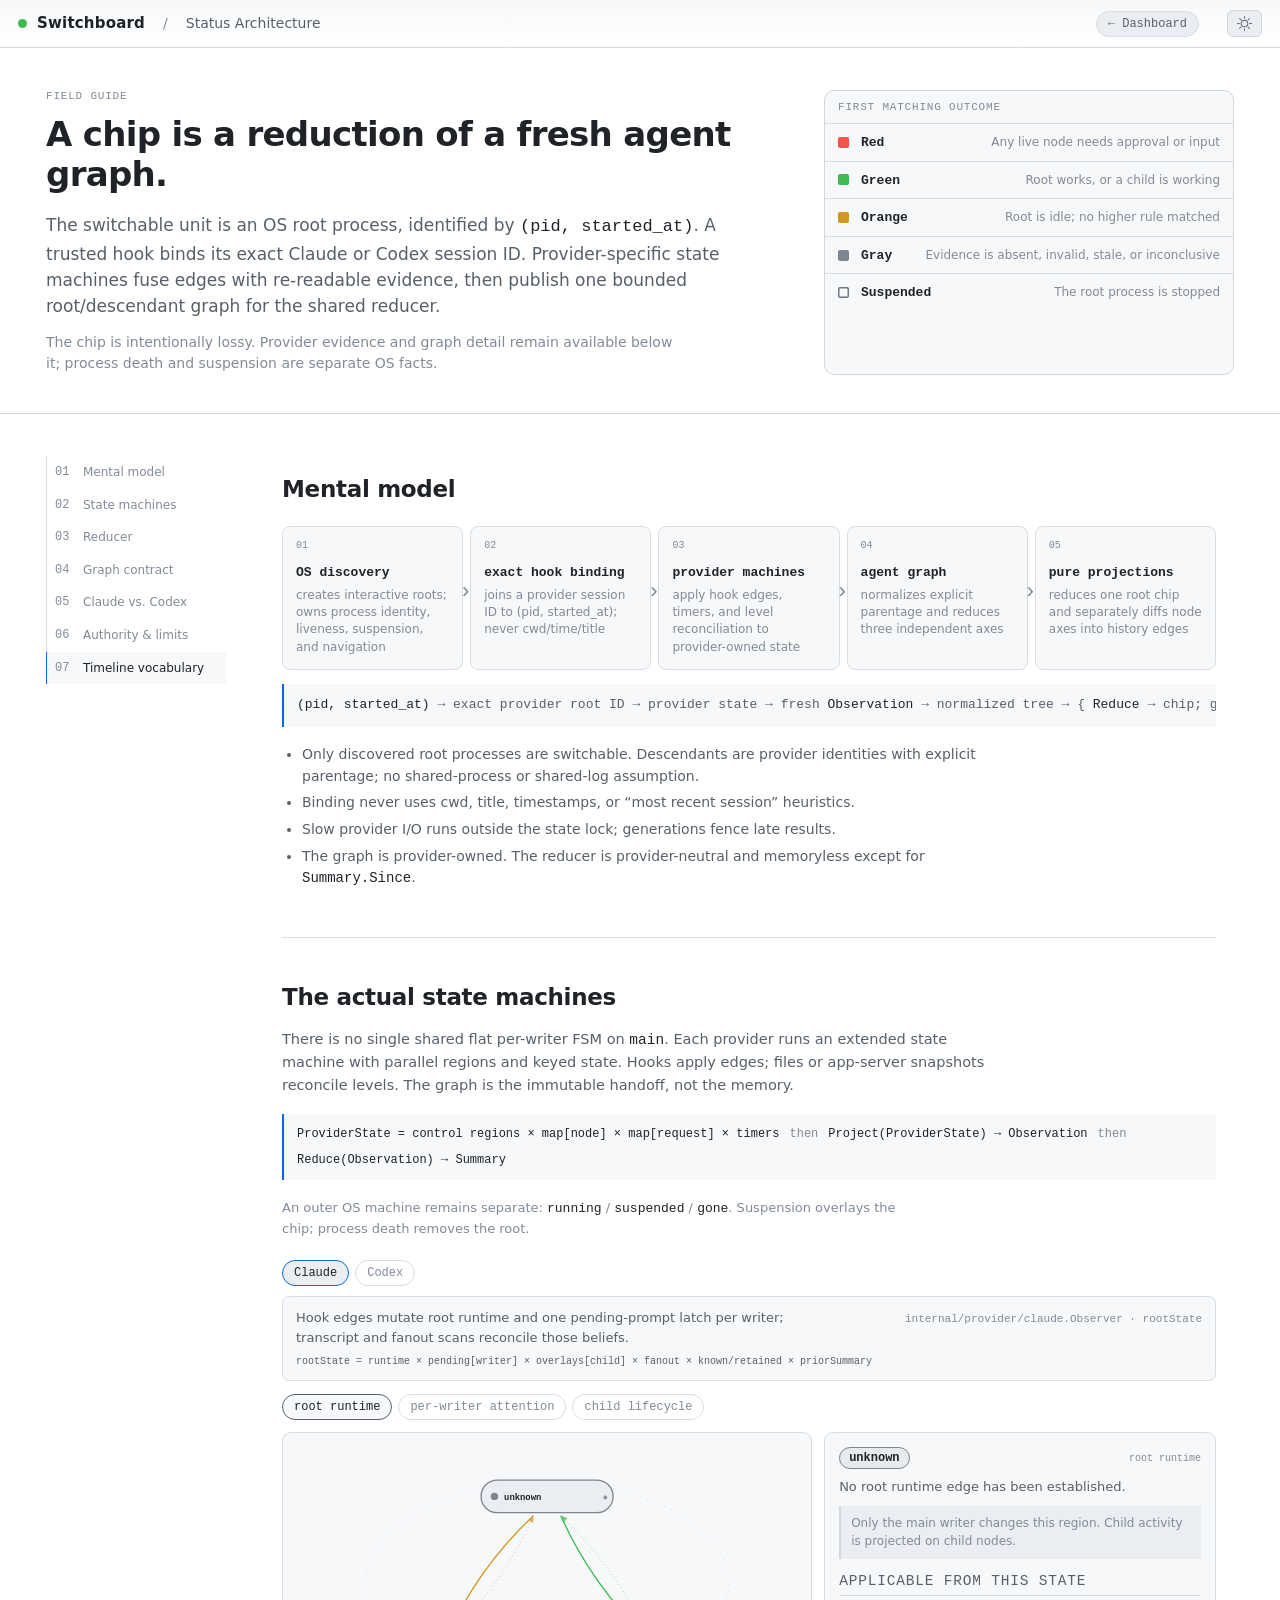
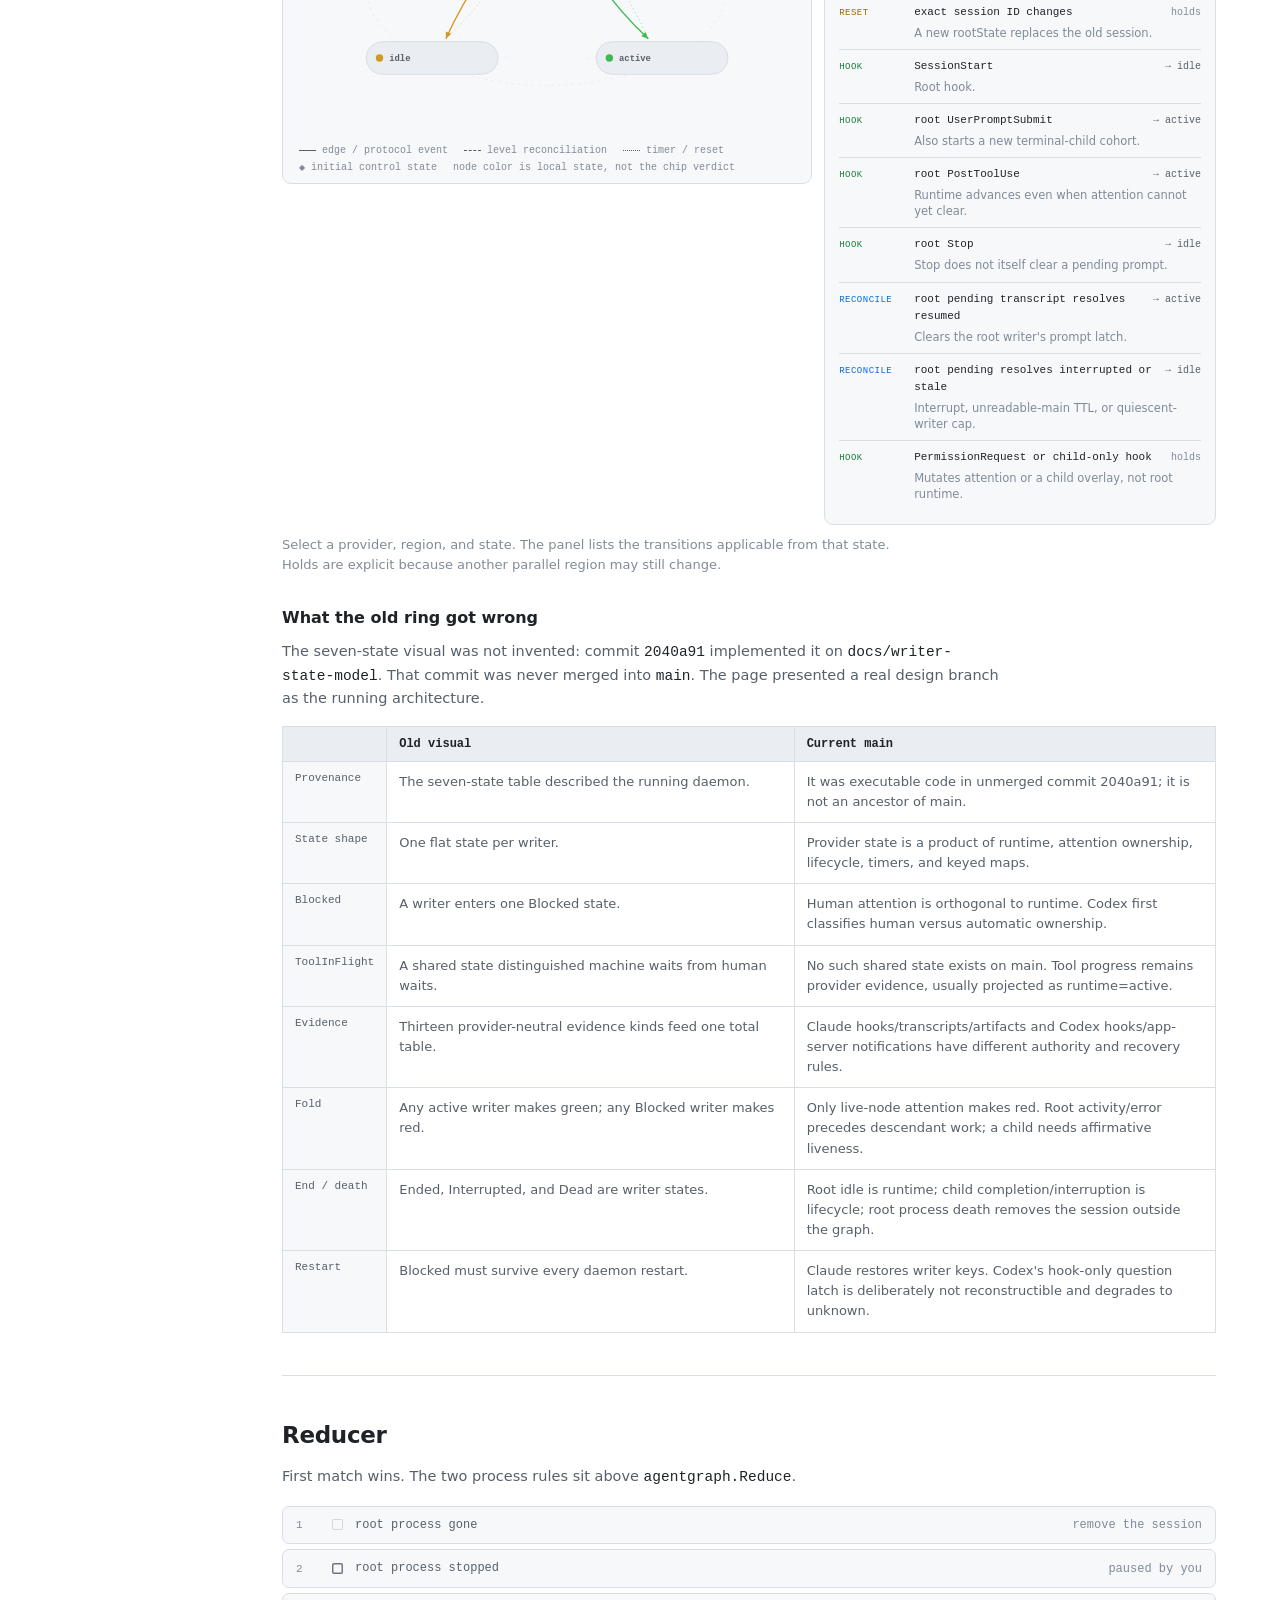
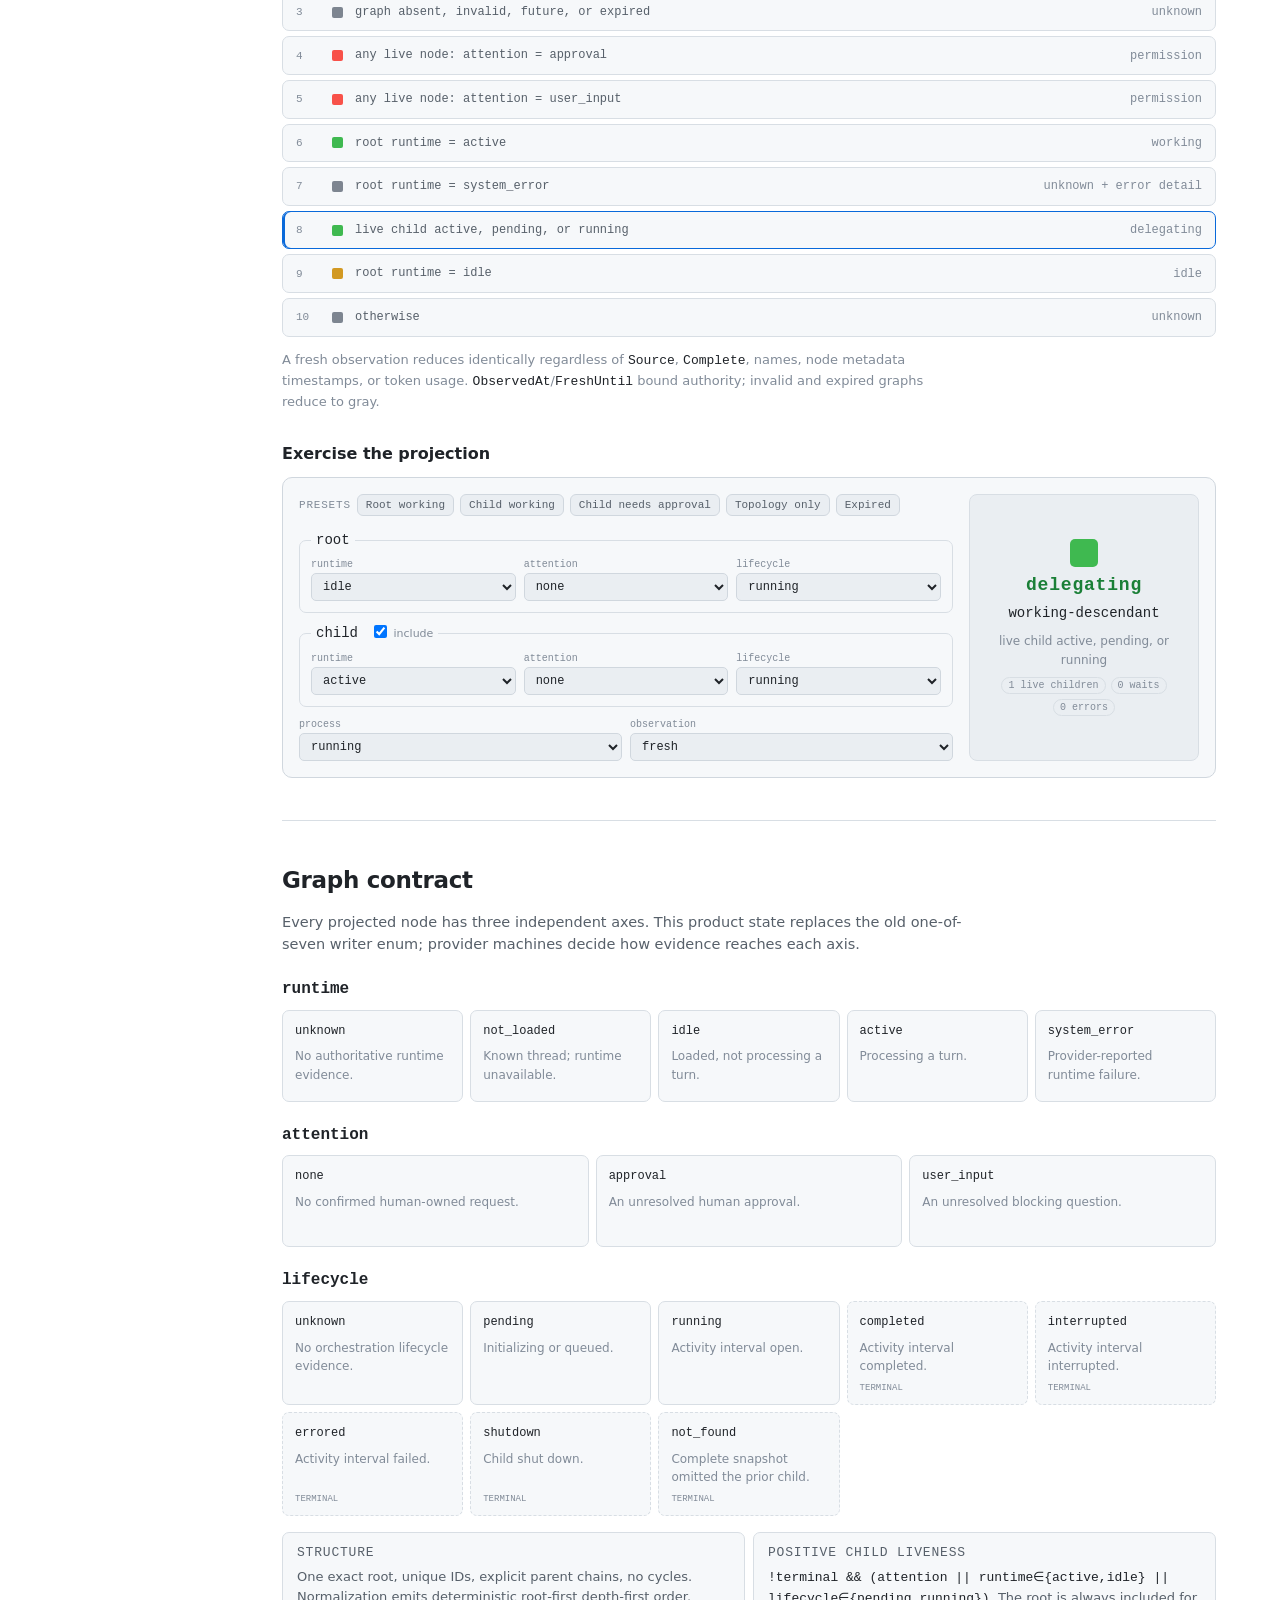
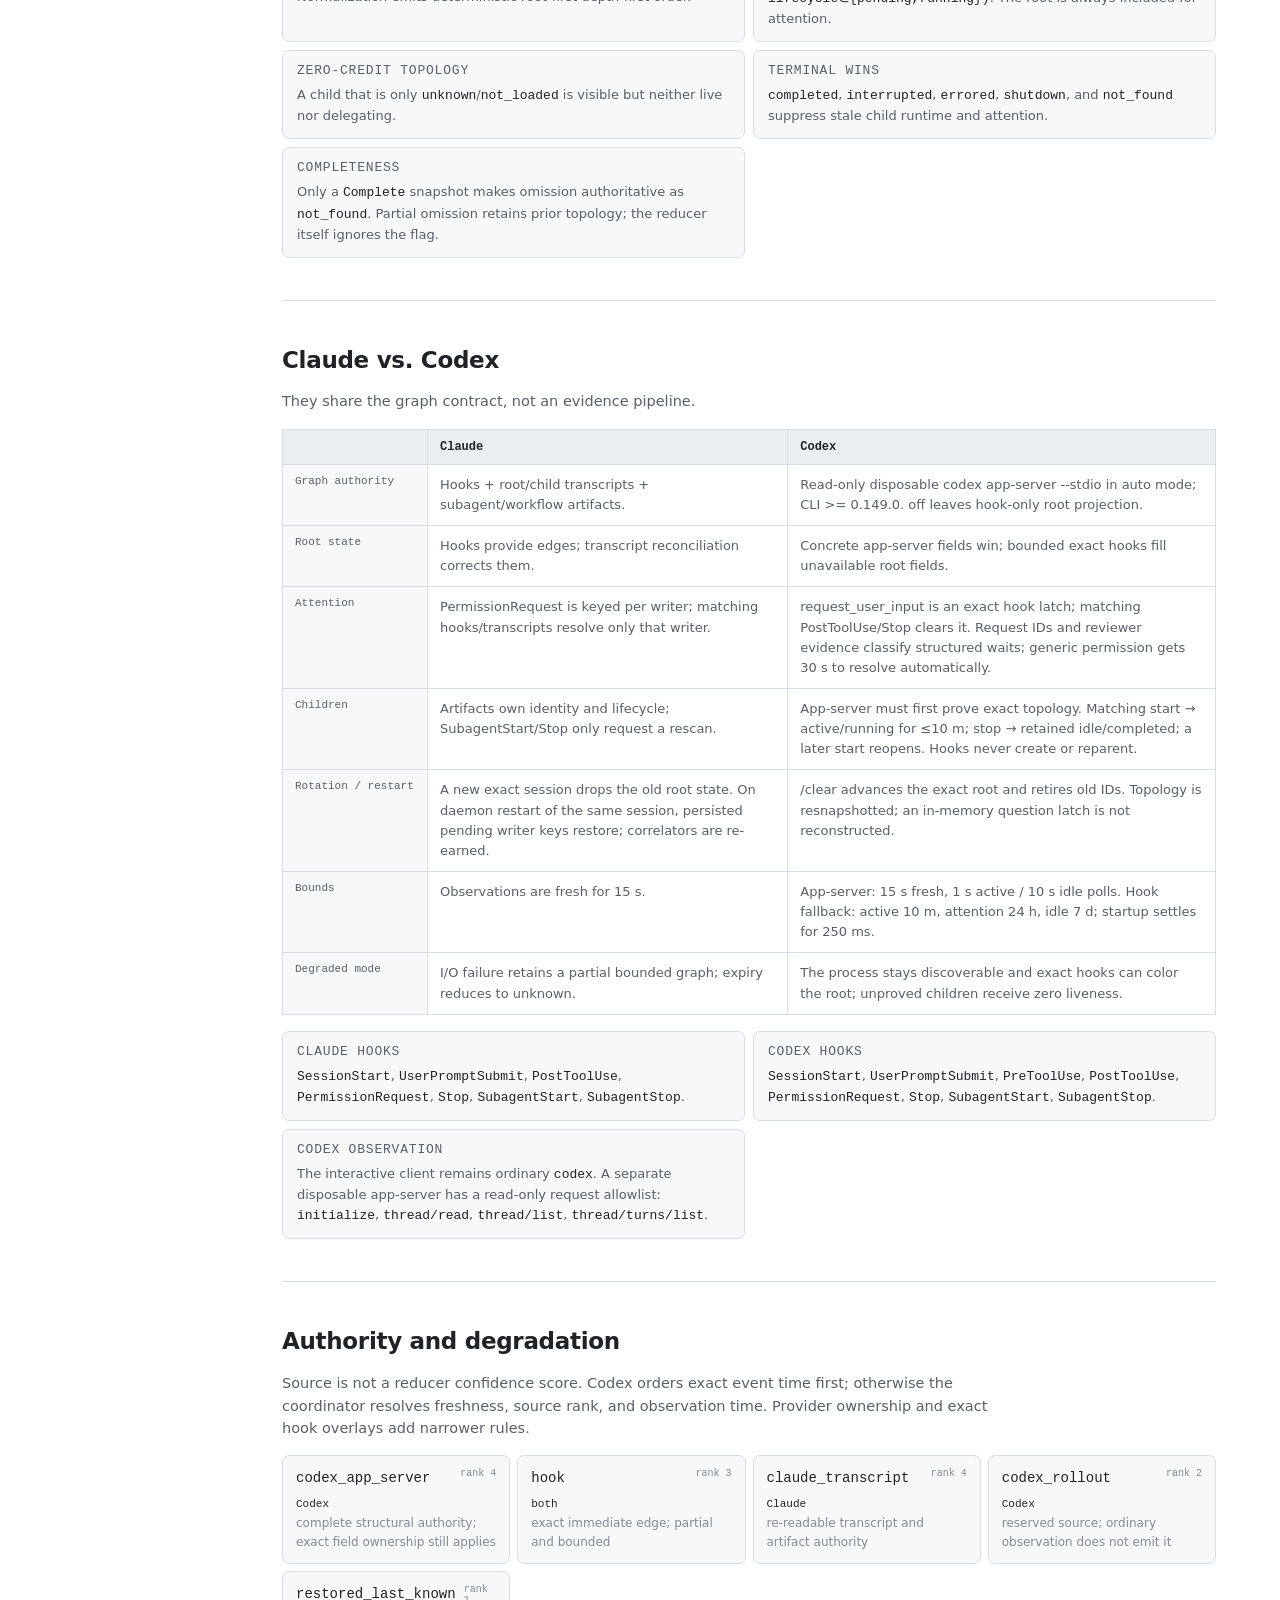
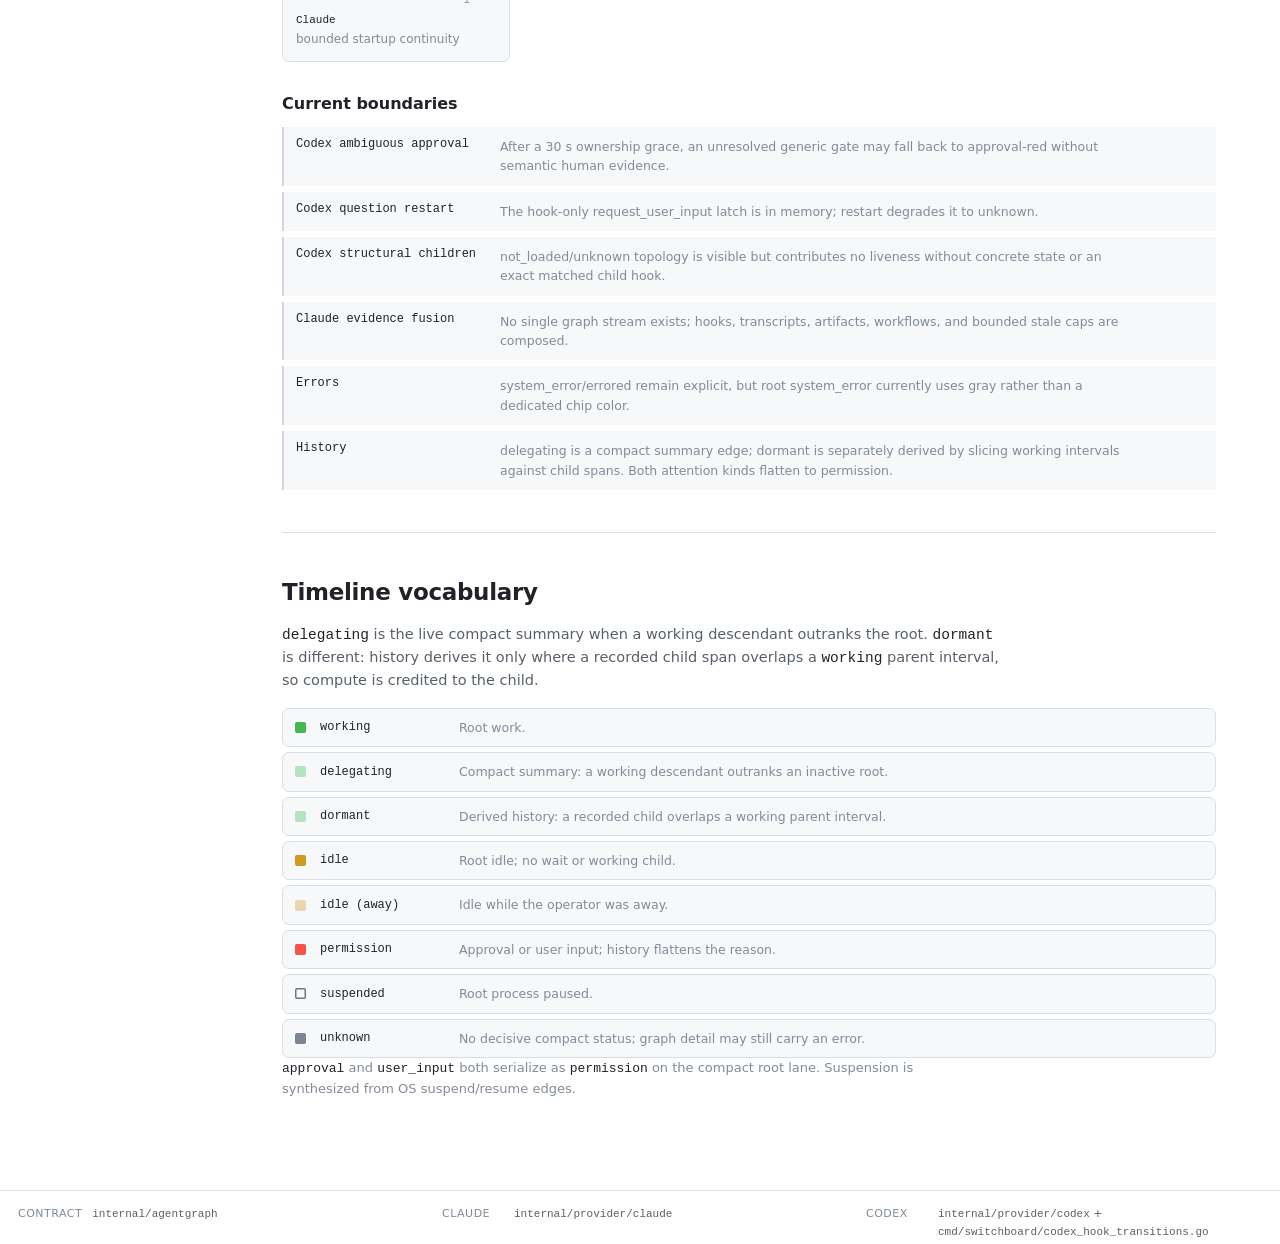
<file: web/states.html>
<!DOCTYPE html>
<html lang="en">
<head>
  <meta charset="utf-8" />
  <meta name="viewport" content="width=device-width, initial-scale=1" />
  <meta name="color-scheme" content="dark light" />
  <title>Switchboard · Status Architecture</title>
  <link rel="icon" type="image/svg+xml" href="favicon.svg" />
  <link rel="stylesheet" href="style.css" />
  <link rel="stylesheet" href="states.css" />
  <script>
    (function () {
      try {
        var t = localStorage.getItem("sb-theme");
        if (t !== "light" && t !== "dark") {
          t = matchMedia("(prefers-color-scheme: dark)").matches ? "dark" : "light";
        }
        document.documentElement.setAttribute("data-theme", t);
        if (t === "dark") {
          var m = document.createElement("meta");
          m.name = "darkreader-lock";
          document.head.appendChild(m);
        }
      } catch (_) {}
    })();
  </script>
</head>
<body class="guide-body">
  <header class="topbar">
    <div class="brand">
      <span class="dot"></span>
      <h1>Switchboard</h1>
      <span class="sep">/</span>
      <span class="muted">Status Architecture</span>
    </div>
    <a class="backlink" href="./"><span aria-hidden="true">←</span> Dashboard</a>
    <button id="theme-toggle" class="icon theme-toggle" title="Toggle theme" aria-label="Toggle color theme">
      <svg class="ico-sun" viewBox="0 0 16 16" width="15" height="15" fill="currentColor" aria-hidden="true"><path d="M8 11a3 3 0 1 1 0-6 3 3 0 0 1 0 6m0 1a4 4 0 1 0 0-8 4 4 0 0 0 0 8M8 0a.5.5 0 0 1 .5.5v2a.5.5 0 0 1-1 0v-2A.5.5 0 0 1 8 0m0 13a.5.5 0 0 1 .5.5v2a.5.5 0 0 1-1 0v-2A.5.5 0 0 1 8 13m8-5a.5.5 0 0 1-.5.5h-2a.5.5 0 0 1 0-1h2a.5.5 0 0 1 .5.5M3 8a.5.5 0 0 1-.5.5h-2a.5.5 0 0 1 0-1h2A.5.5 0 0 1 3 8m10.657-5.657a.5.5 0 0 1 0 .707l-1.414 1.415a.5.5 0 1 1-.707-.708l1.414-1.414a.5.5 0 0 1 .707 0m-9.193 9.193a.5.5 0 0 1 0 .707L3.05 13.657a.5.5 0 0 1-.707-.707l1.414-1.414a.5.5 0 0 1 .707 0m9.193 2.121a.5.5 0 0 1-.707 0l-1.414-1.414a.5.5 0 0 1 .707-.707l1.414 1.414a.5.5 0 0 1 0 .707M4.464 4.465a.5.5 0 0 1-.707 0L2.343 3.05a.5.5 0 1 1 .707-.708l1.414 1.415a.5.5 0 0 1 .707 0"/></svg>
      <svg class="ico-moon" viewBox="0 0 16 16" width="15" height="15" fill="currentColor" aria-hidden="true"><path d="M6 .278a.77.77 0 0 1 .08.858 7.2 7.2 0 0 0-.878 3.46c0 4.021 3.278 7.277 7.318 7.277q.792-.001 1.533-.16a.79.79 0 0 1 .81.316.73.73 0 0 1-.031.893A8.35 8.35 0 0 1 8.344 16C3.734 16 0 12.286 0 7.71 0 4.266 2.114 1.312 5.124.06A.75.75 0 0 1 6 .278"/></svg>
    </button>
  </header>

  <div class="hero-band">
    <section class="hero">
      <div class="hero-copy">
        <p class="eyebrow">Field Guide</p>
        <h2>A chip is a reduction of a fresh agent graph.</h2>
        <p class="lede">
          The switchable unit is an OS root process, identified by <code>(pid, started_at)</code>.
          A trusted hook binds its exact Claude or Codex session ID. Provider-specific state
          machines fuse edges with re-readable evidence, then publish one bounded root/descendant
          graph for the shared reducer.
        </p>
        <p class="lede-sub">
          The chip is intentionally lossy. Provider evidence and graph detail remain available
          below it; process death and suspension are separate OS facts.
        </p>
      </div>
      <aside class="keystrip" aria-label="Status summary">
        <p class="cap">First matching outcome</p>
        <a class="keyrow" href="#reducer"><span class="sw sw-red"></span><span class="kr-t"><b>Red</b><span>Any live node needs approval or input</span></span></a>
        <a class="keyrow" href="#reducer"><span class="sw sw-green"></span><span class="kr-t"><b>Green</b><span>Root works, or a child is working</span></span></a>
        <a class="keyrow" href="#reducer"><span class="sw sw-orange"></span><span class="kr-t"><b>Orange</b><span>Root is idle; no higher rule matched</span></span></a>
        <a class="keyrow" href="#reducer"><span class="sw sw-gray"></span><span class="kr-t"><b>Gray</b><span>Evidence is absent, invalid, stale, or inconclusive</span></span></a>
        <a class="keyrow" href="#reducer"><span class="sw sw-susp"></span><span class="kr-t"><b>Suspended</b><span>The root process is stopped</span></span></a>
      </aside>
    </section>
  </div>

  <div class="guide-shell">
    <nav class="rail" aria-label="Sections"><ol id="rail-list"></ol></nav>
    <main class="guide">
      <section class="sec" id="model" data-num="01" data-rail="Mental model">
        <h3>Mental model</h3>
        <div class="pipeline" id="pipeline"></div>
        <div class="invariant">
          <code>(pid, started_at)</code> → exact provider root ID → provider state
          → fresh <code>Observation</code> → normalized tree
          → { <code>Reduce</code> → chip; graph diff → history edges }
        </div>
        <ul class="tight">
          <li>Only discovered root processes are switchable. Descendants are provider identities with explicit parentage; no shared-process or shared-log assumption.</li>
          <li>Binding never uses cwd, title, timestamps, or “most recent session” heuristics.</li>
          <li>Slow provider I/O runs outside the state lock; generations fence late results.</li>
          <li>The graph is provider-owned. The reducer is provider-neutral and memoryless except for <code>Summary.Since</code>.</li>
        </ul>
      </section>

      <section class="sec" id="machines" data-num="02" data-rail="State machines">
        <h3>The actual state machines</h3>
        <p>
          There is no single shared flat per-writer FSM on <code>main</code>. Each provider runs an
          extended state machine with parallel regions and keyed state. Hooks apply edges; files or
          app-server snapshots reconcile levels. The graph is the immutable handoff, not the memory.
        </p>
        <div class="machine-equation">
          <code>ProviderState = control regions × map[node] × map[request] × timers</code>
          <span>then</span>
          <code>Project(ProviderState) → Observation</code>
          <span>then</span>
          <code>Reduce(Observation) → Summary</code>
        </div>
        <p class="hint">
          An outer OS machine remains separate: <code>running</code> / <code>suspended</code> /
          <code>gone</code>. Suspension overlays the chip; process death removes the root.
        </p>

        <div class="machine-tabs" id="machine-tabs" role="tablist" aria-label="Provider state machine"></div>
        <div class="machine-intro" id="machine-intro"></div>
        <div class="machine-regions" id="machine-regions" role="tablist" aria-label="State-machine region"></div>
        <div class="machine-wrap">
          <div class="machine-diagram">
            <svg id="machine-svg" role="img" aria-label="Provider state transition diagram"></svg>
            <p class="machine-key">
              <span><i class="mk-line hook"></i>edge / protocol event</span>
              <span><i class="mk-line level"></i>level reconciliation</span>
              <span><i class="mk-line timer"></i>timer / reset</span>
              <span><i class="mk-start">◆</i>initial control state</span>
              <span>node color is local state, not the chip verdict</span>
            </p>
          </div>
          <div class="machine-panel" id="machine-panel"></div>
        </div>
        <p class="hint">
          Select a provider, region, and state. The panel lists the transitions applicable from that
          state. Holds are explicit because another parallel region may still change.
        </p>

        <h4>What the old ring got wrong</h4>
        <p>
          The seven-state visual was not invented: commit <code>2040a91</code> implemented it on
          <code>docs/writer-state-model</code>. That commit was never merged into <code>main</code>.
          The page presented a real design branch as the running architecture.
        </p>
        <div class="table-scroll"><table class="drift-table" id="machine-drift"></table></div>
      </section>

      <section class="sec" id="reducer" data-num="03" data-rail="Reducer">
        <h3>Reducer</h3>
        <p>First match wins. The two process rules sit above <code>agentgraph.Reduce</code>.</p>
        <ol class="ladder" id="ladder"></ol>
        <p class="hint">
          A fresh observation reduces identically regardless of <code>Source</code>,
          <code>Complete</code>, names, node metadata timestamps, or token usage. <code>ObservedAt</code>/<code>FreshUntil</code>
          bound authority; invalid and expired graphs reduce to gray.
        </p>

        <h4>Exercise the projection</h4>
        <div class="sandbox" id="sandbox">
          <div class="sb-controls">
            <div class="sb-presets" id="sb-presets"></div>
            <div id="sb-nodes"></div>
            <div class="sb-system" id="sb-system"></div>
          </div>
          <div class="sb-out" id="sb-out"></div>
        </div>
      </section>

      <section class="sec" id="graph" data-num="04" data-rail="Graph contract">
        <h3>Graph contract</h3>
        <p>
          Every projected node has three independent axes. This product state replaces the old
          one-of-seven writer enum; provider machines decide how evidence reaches each axis.
        </p>
        <div class="axes">
          <div class="axis-block"><h4><code>runtime</code></h4><div class="axis-cards" id="runtime-cards"></div></div>
          <div class="axis-block"><h4><code>attention</code></h4><div class="axis-cards" id="attention-cards"></div></div>
          <div class="axis-block"><h4><code>lifecycle</code></h4><div class="axis-cards" id="lifecycle-cards"></div></div>
        </div>
        <div class="contract-grid">
          <article>
            <p class="cap">Structure</p>
            <p>One exact root, unique IDs, explicit parent chains, no cycles. Normalization emits deterministic root-first depth-first order.</p>
          </article>
          <article>
            <p class="cap">Positive child liveness</p>
            <p><code>!terminal &amp;&amp; (attention || runtime∈{active,idle} || lifecycle∈{pending,running})</code>. The root is always included for attention.</p>
          </article>
          <article>
            <p class="cap">Zero-credit topology</p>
            <p>A child that is only <code>unknown</code>/<code>not_loaded</code> is visible but neither live nor delegating.</p>
          </article>
          <article>
            <p class="cap">Terminal wins</p>
            <p><code>completed</code>, <code>interrupted</code>, <code>errored</code>, <code>shutdown</code>, and <code>not_found</code> suppress stale child runtime and attention.</p>
          </article>
          <article>
            <p class="cap">Completeness</p>
            <p>Only a <code>Complete</code> snapshot makes omission authoritative as <code>not_found</code>. Partial omission retains prior topology; the reducer itself ignores the flag.</p>
          </article>
        </div>
      </section>

      <section class="sec" id="providers" data-num="05" data-rail="Claude vs. Codex">
        <h3>Claude vs. Codex</h3>
        <p>They share the graph contract, not an evidence pipeline.</p>
        <div class="table-scroll"><table class="provider-table" id="provider-table"></table></div>
        <div class="provider-notes">
          <article>
            <p class="cap">Claude hooks</p>
            <p><code>SessionStart</code>, <code>UserPromptSubmit</code>, <code>PostToolUse</code>, <code>PermissionRequest</code>, <code>Stop</code>, <code>SubagentStart</code>, <code>SubagentStop</code>.</p>
          </article>
          <article>
            <p class="cap">Codex hooks</p>
            <p><code>SessionStart</code>, <code>UserPromptSubmit</code>, <code>PreToolUse</code>, <code>PostToolUse</code>, <code>PermissionRequest</code>, <code>Stop</code>, <code>SubagentStart</code>, <code>SubagentStop</code>.</p>
          </article>
          <article>
            <p class="cap">Codex observation</p>
            <p>The interactive client remains ordinary <code>codex</code>. A separate disposable app-server has a read-only request allowlist: <code>initialize</code>, <code>thread/read</code>, <code>thread/list</code>, <code>thread/turns/list</code>.</p>
          </article>
        </div>
      </section>

      <section class="sec" id="authority" data-num="06" data-rail="Authority &amp; limits">
        <h3>Authority and degradation</h3>
        <p>
          Source is not a reducer confidence score. Codex orders exact event time first; otherwise the coordinator
          resolves freshness, source rank, and observation time. Provider ownership and exact hook overlays add narrower rules.
        </p>
        <div class="sources" id="sources"></div>
        <h4>Current boundaries</h4>
        <div class="limits" id="limits"></div>
      </section>

      <section class="sec" id="timeline" data-num="07" data-rail="Timeline vocabulary">
        <h3>Timeline vocabulary</h3>
        <p>
          <code>delegating</code> is the live compact summary when a working descendant outranks the root.
          <code>dormant</code> is different: history derives it only where a recorded child span overlaps a
          <code>working</code> parent interval, so compute is credited to the child.
        </p>
        <div class="lanemap" id="lanemap"></div>
        <p class="hint"><code>approval</code> and <code>user_input</code> both serialize as <code>permission</code> on the compact root lane. Suspension is synthesized from OS suspend/resume edges.</p>
      </section>
    </main>
  </div>

  <footer class="footer">
    <div class="footer-item"><span class="fk">Contract</span><span class="fv"><code>internal/agentgraph</code></span></div>
    <div class="footer-item"><span class="fk">Claude</span><span class="fv"><code>internal/provider/claude</code></span></div>
    <div class="footer-item"><span class="fk">Codex</span><span class="fv"><code>internal/provider/codex</code> + <code>cmd/switchboard/codex_hook_transitions.go</code></span></div>
  </footer>

  <script src="states-model.js"></script>
  <script src="states.js"></script>
</body>
</html>
</file>
<file: web/style.css>
:root {
  /* Theme-independent tokens. Status hues are saturated enough to read on both
     the dark and light surfaces, so they stay fixed across themes; only the
     chrome (bg / fg / border, plus the SVG-only tokens below) is themed. */
  --c-working: #3fb950;
  --c-delegating: #3fb950;
  --c-dormant: #3fb950; /* low-alpha green applied at render (see DORMANT_OPACITY) */
  --c-idle: #d29922;
  --c-permission: #f85149;
  --c-suspended: #6e7681;
  /* re-focusing after a context switch: a deeper red than --c-permission, which
     means "blocked waiting for you" on every lane of the timeline. Same family
     as the switching-cost box, because they are the same cost. */
  --c-refocus: #b3474f;
  --c-unknown: #3a414c;
  --c-subagent: #a371f7;

  /* the token card's input split: ONE hue in three steps, not three hues. The
     three parts are shares of a single quantity, so a categorical palette would
     invite a decode the bar does not need — and reads run at ~98% of the track,
     so they take the faintest step and leave the other two visible. Mixed toward
     --bg-elev, which is themed, so both steps stay legible on either surface. */
  --tok-read: color-mix(in srgb, var(--accent) 34%, var(--bg-elev));
  --tok-written: color-mix(in srgb, var(--accent) 66%, var(--bg-elev));
  --tok-fresh: var(--accent);

  /* The time-back bucket ramp (--fb-*) is NOT here: unlike the status hues it is
     a data ramp, and a ramp has to keep its DIRECTION across themes. Brightest
     reads as strongest on a dark card and as weakest on a light one, so the four
     steps are defined per theme below — strong to faint either way. */

  --mono: ui-monospace, "SFMono-Regular", "JetBrains Mono", "Cascadia Code", Menlo, Consolas, monospace;
  --sans: system-ui, -apple-system, "Segoe UI", Roboto, sans-serif;

  /* No global scale here on purpose. The page used to carry `zoom: 0.8` so it
     read at the 80% the design was drawn for, but a root zoom splits the page
     into two coordinate spaces — measurements (clientX, getBoundingClientRect)
     come back visual, assignments (style.left) resolve in layout — and every
     overlay and hit test then owes a correction it is easy to forget. One px is
     one px again; scale it in the browser if you want it smaller. */
}

/* ---------- theme palettes ----------
   Dark is the base (also the fallback when a UA reports no preference). The
   @media block flips to light when the system asks for it, and the
   [data-theme] selectors are an explicit user override that wins over both
   (higher specificity than a bare :root, and media queries add none). app.js
   stamps data-theme; the head script does it before first paint. */
:root, :root[data-theme="dark"] {
  color-scheme: dark;
  --bg: #0d1117;
  --bg-elev: #161b22;
  --bg-elev-2: #1c2230;
  --border: #2b3240;
  --border-soft: #21262d;
  --fg: #e6edf3;
  --fg-muted: #9da7b3;
  --fg-dim: #6e7681;
  --accent: #58a6ff;

  --hatch-line: #e6edf3;      /* diagonal focus-overlay hatch */
  --suspect: #d29922;         /* synthesized (unobserved) stretch of a lane */
  --flag: #db61a2;            /* a lane the OPERATOR declared wrong (not the producer) */
  --hover-stroke: #ffffff;    /* bar/op/subagent hover halo */
  --lane-odd: rgba(255, 255, 255, 0.014);
  --attention-tint: #15281a22;
  --error-fg: #ffb4ae;
  --shadow-1: rgba(0, 0, 0, 0.5);
  --shadow-2: rgba(0, 0, 0, 0.6);
  --gutter-shadow: #000000;   /* cast by the frozen gutter over the scrolling plot */

  /* time-back buckets, longest to shortest: the working green at its brightest,
     then the same hue losing ground to the card behind it. Mixed with --bg-elev
     rather than given an alpha so the hairline that separates the bars (itself
     painted in --bg-elev) stays crisp against them. */
  --fb-clear: #56d364;
  --fb-block: #2ea043;
  --fb-look: color-mix(in srgb, #238636 72%, var(--bg-elev));
  --fb-gap: color-mix(in srgb, #1a7f37 36%, var(--bg-elev));
}

@media (prefers-color-scheme: light) {
  :root {
    color-scheme: light;
    --bg: #ffffff;
    --bg-elev: #f6f8fa;
    --bg-elev-2: #eaeef2;
    --border: #d0d7de;
    --border-soft: #d8dee4;
    --fg: #1f2328;
    --fg-muted: #57606a;
    --fg-dim: #818b98;
    --accent: #0969da;

    --hatch-line: #1f2328;
    --suspect: #9a6700;
    --flag: #bf3989;
    --hover-stroke: #1f2328;
    --lane-odd: rgba(31, 35, 40, 0.03);
    --attention-tint: #1a7f3722;
    --error-fg: #cf222e;
    --shadow-1: rgba(31, 35, 40, 0.16);
    --shadow-2: rgba(31, 35, 40, 0.24);
    --gutter-shadow: #1f2328;

    /* the same ramp, re-pointed: on a light card the STRONGEST step is the
       deepest green, not the brightest, and the faint end fades to the card. */
    --fb-clear: #1a7f37;
    --fb-block: #2da44e;
    --fb-look: color-mix(in srgb, #2da44e 58%, var(--bg-elev));
    --fb-gap: color-mix(in srgb, #2da44e 24%, var(--bg-elev));
  }
}

:root[data-theme="light"] {
  color-scheme: light;
  --bg: #ffffff;
  --bg-elev: #f6f8fa;
  --bg-elev-2: #eaeef2;
  --border: #d0d7de;
  --border-soft: #d8dee4;
  --fg: #1f2328;
  --fg-muted: #57606a;
  --fg-dim: #818b98;
  --accent: #0969da;

  --hatch-line: #1f2328;
  --suspect: #9a6700;
  --flag: #bf3989;
  --hover-stroke: #1f2328;
  --lane-odd: rgba(31, 35, 40, 0.03);
  --attention-tint: #1a7f3722;
  --error-fg: #cf222e;
  --shadow-1: rgba(31, 35, 40, 0.16);
  --shadow-2: rgba(31, 35, 40, 0.24);
  --gutter-shadow: #1f2328;

  --fb-clear: #1a7f37;
  --fb-block: #2da44e;
  --fb-look: color-mix(in srgb, #2da44e 58%, var(--bg-elev));
  --fb-gap: color-mix(in srgb, #2da44e 24%, var(--bg-elev));
}

* { box-sizing: border-box; }

html, body {
  margin: 0;
  background: var(--bg);
  color: var(--fg);
  font-family: var(--sans);
  font-size: 14px;
  -webkit-font-smoothing: antialiased;
}
h1, h2 { font-weight: 600; }
code { font-family: var(--mono); color: var(--fg-muted); }

/* ---------- top bar ---------- */
.topbar {
  display: flex;
  align-items: center;
  gap: 18px;
  padding: 10px 18px;
  border-bottom: 1px solid var(--border);
  background: linear-gradient(180deg, var(--bg-elev), var(--bg));
  flex-wrap: wrap;
}
.brand { display: flex; align-items: center; gap: 10px; }
.brand h1 { font-size: 15px; margin: 0; letter-spacing: 0.2px; }
.brand .sep { color: var(--fg-dim); margin: 0 8px; }
.brand .muted { color: var(--fg-muted); font-weight: 400; }

.dot { width: 9px; height: 9px; border-radius: 50%; background: var(--c-working); }
.dot.live { background: var(--c-working); box-shadow: 0 0 0 3px rgba(63,185,80,0.18); animation: pulse 2s infinite; }
.dot.warn { background: var(--c-idle); box-shadow: 0 0 0 3px rgba(210,153,34,0.18); }
.dot.err  { background: var(--c-permission); box-shadow: 0 0 0 3px rgba(248,81,73,0.18); }
@keyframes pulse { 0%,100% { opacity: 1; } 50% { opacity: 0.45; } }

.nav { display: flex; align-items: center; gap: 8px; flex-wrap: wrap; }

/* date-field: the trigger for our own calendar popover (.cal below). The day
   itself lives in a hidden input; this button only ever shows it, in the ISO
   form the page speaks everywhere. While the popover is up the field wears the
   accent border, so trigger and panel read as one open control. */
.date-field {
  display: inline-flex;
  align-items: center;
  gap: 6px;
  background: var(--bg-elev-2);
  color: var(--fg);
  border: 1px solid var(--border);
  border-radius: 6px;
  padding: 5px 8px;
  font-family: var(--mono);
  font-size: 12px;
  cursor: pointer;
}
.date-field:hover { border-color: var(--fg-dim); }
.date-field:focus-visible { outline: none; border-color: var(--accent); }
.date-field[aria-expanded="true"] { border-color: var(--accent); }
.date-field .date-ico { color: var(--fg-muted); display: block; }
.date-field[aria-expanded="true"] .date-ico { color: var(--accent); }

button {
  font-family: var(--sans);
  font-size: 13px;
  border-radius: 6px;
  padding: 6px 12px;
  border: 1px solid var(--border);
  background: var(--bg-elev-2);
  color: var(--fg);
  cursor: pointer;
}
button:hover { border-color: var(--fg-dim); }
button.icon { padding: 5px 9px; font-size: 14px; line-height: 1; color: var(--fg-muted); }
button.ghost { background: transparent; color: var(--fg-muted); font-size: 12px; }
/* the forward day arrow on today. A spent control keeps its place in the row —
   the arrows are a pair, and hiding one would shuffle the topbar every step */
button.icon:disabled { opacity: 0.3; cursor: default; }
button.icon:disabled:hover { border-color: var(--border); }

/* field-guide link: a quiet outbound to states.html. Sized and shaped like the
   icon buttons beside it so the topbar stays one row of controls, but rendered
   as a link because it navigates rather than acts. */
.guidelink {
  display: inline-flex; align-items: center; gap: 7px;
  padding: 5px 11px; border-radius: 999px;
  border: 1px solid var(--border-soft); background: var(--bg-elev-2);
  font-family: var(--mono); font-size: 12px;
  color: var(--fg-muted); text-decoration: none; white-space: nowrap;
}
.guidelink:hover { color: var(--fg); border-color: var(--fg-dim); }
.guidelink svg { display: block; color: var(--fg-dim); }
.guidelink:hover svg { color: var(--c-working); }

/* theme toggle: shows the icon of the ACTIVE theme (moon = dark, sun = light);
   data-theme drives which one is visible, so it's correct before JS runs. */
.theme-toggle { margin-left: 10px; display: inline-flex; align-items: center; justify-content: center; }
.theme-toggle svg { display: block; }
.theme-toggle:hover { color: var(--fg); }
:root[data-theme="dark"] .theme-toggle .ico-sun { display: none; }
:root[data-theme="light"] .theme-toggle .ico-moon { display: none; }

.live-pill {
  margin-left: auto;
  display: flex;
  align-items: center;
  gap: 12px;
  font-family: var(--mono);
  font-size: 12px;
  color: var(--fg-muted);
  background: var(--bg-elev-2);
  border: 1px solid var(--border-soft);
  padding: 5px 11px;
  border-radius: 999px;
}

/* ---------- error ---------- */
.error-banner {
  margin: 12px 18px 0;
  padding: 10px 14px;
  border: 1px solid var(--c-permission);
  background: rgba(248, 81, 73, 0.1);
  color: var(--error-fg);
  border-radius: 8px;
  font-family: var(--mono);
  font-size: 12px;
  white-space: pre-wrap;
}

main { padding: 16px 18px 36px; }

/* ---------- topline (dominant figures, top-left) ---------- */
.topline { display: flex; align-items: flex-end; flex-wrap: wrap; gap: 14px 32px; margin: 2px 2px 18px; }
.topline .th-val { font-family: var(--mono); font-size: 42px; font-weight: 700; letter-spacing: -1.2px; line-height: 1; }
.topline .th-val.green { color: var(--c-working); }
.topline .th-key { font-size: 11px; color: var(--fg-muted); margin-top: 7px; text-transform: uppercase; letter-spacing: 0.7px; }

/* ---------- swimlanes (dominant) ---------- */
.timeline-section { margin-bottom: 20px; }
.section-head { display: flex; align-items: center; justify-content: space-between; gap: 16px; margin-bottom: 10px; flex-wrap: wrap; }
.section-head h2 { font-size: 13px; margin: 0; color: var(--fg-muted); text-transform: uppercase; letter-spacing: 0.7px; }

/* time-by-status = the swimlane key/legend (stacked rows in a box) */
.status-key { display: flex; flex-direction: column; gap: 9px; }
.status-key .sk { display: flex; align-items: center; justify-content: space-between; gap: 12px; font-size: 12px; color: var(--fg-muted); }
.status-key .sk-left { display: flex; align-items: center; gap: 7px; }
.status-key .swatch { width: 11px; height: 11px; border-radius: 2px; flex: none; }
.status-key .sk-name { color: var(--fg-muted); }
.status-key .sk-val { font-family: var(--mono); color: var(--fg); }
/* the idle-while-away carve-out rides under idle, visibly subordinate: it is
   excluded from the clock above it, so it must not read as one more status */
.status-key .sk-away .sk-name,
.status-key .sk-away .sk-val { color: var(--fg-dim); }

/* provider key: shown only in merged multi-provider mode, below the status key. */
.provider-key { display: flex; flex-wrap: wrap; gap: 8px 12px; margin-top: 11px; padding-top: 10px; border-top: 1px solid var(--border); }
/* `display: flex` above outranks the [hidden] attribute's UA `display: none`,
   so renderProviderKey's `hidden = true` never actually hid this — the legend
   stayed up in the single-provider view it is meant to be absent from, and sat
   there showing the outgoing day's lane counts through a window change. */
.provider-key[hidden] { display: none; }
.provider-key .pk { display: flex; align-items: center; gap: 7px; font-size: 12px; color: var(--fg-muted); }
.provider-key .pk-dot { width: 9px; height: 9px; border-radius: 50%; flex: none; }
.provider-key .pk-name { color: var(--fg); }
.provider-key .pk-count { font-family: var(--mono); color: var(--fg-muted); }

/* chart footer: chart-scoped options sit below the timeline, right-aligned, as a
   proper pill-wrapped toggle switch rather than a bare checkbox. */
.chart-footer { display: flex; justify-content: flex-end; gap: 10px; margin: 10px 2px 0; }
.toggle {
  display: inline-flex; align-items: center; gap: 9px;
  padding: 6px 12px;
  background: var(--bg-elev);
  border: 1px solid var(--border-soft);
  border-radius: 999px;
  font-size: 12px; color: var(--fg-muted);
  cursor: pointer; user-select: none;
}
.toggle:hover { border-color: var(--fg-dim); }
.toggle-input { position: absolute; width: 1px; height: 1px; opacity: 0; margin: 0; pointer-events: none; }
.toggle-track {
  position: relative; flex: none;
  width: 30px; height: 17px;
  background: var(--bg-elev-2);
  border: 1px solid var(--border);
  border-radius: 999px;
  transition: background 0.15s ease, border-color 0.15s ease;
}
.toggle-thumb {
  position: absolute; top: 1px; left: 1px;
  width: 13px; height: 13px; border-radius: 50%;
  background: var(--fg-dim);
  transition: transform 0.15s ease, background 0.15s ease;
}
.toggle-input:checked + .toggle-track { background: var(--accent); border-color: var(--accent); }
.toggle-input:checked + .toggle-track .toggle-thumb { transform: translateX(13px); background: #fff; }
.toggle-input:focus-visible + .toggle-track { outline: 2px solid var(--accent); outline-offset: 2px; }
.toggle-label { white-space: nowrap; }

/* horizontal-scale zoom control: sits at the LEFT of the chart footer (the
   toggles stay right, pushed over by this group's margin-right:auto). */
.zoom {
  margin-right: auto;
  display: inline-flex; align-items: center; gap: 4px;
  padding: 3px 5px;
  background: var(--bg-elev);
  border: 1px solid var(--border-soft);
  border-radius: 999px;
  color: var(--fg-muted);
}
.zoom-cap { font-size: 11px; text-transform: uppercase; letter-spacing: 0.6px; padding: 0 4px; }
.zoom-btn {
  padding: 1px 0; min-width: 26px;
  font-size: 16px; line-height: 1; font-weight: 600;
  border-radius: 999px; color: var(--fg-muted);
}
.zoom-btn:disabled { opacity: 0.35; cursor: default; }
.zoom-btn:disabled:hover { border-color: var(--border); }
.zoom-read {
  min-width: 72px; text-align: center;
  padding: 3px 6px; border-radius: 6px;
  background: transparent; border: 1px solid transparent;
  font-family: var(--mono); font-size: 12px; color: var(--fg);
}
.zoom-read:hover { border-color: var(--border); }

/* view switcher: a segmented "channel selector" at the LEFT of the footer.
   A glider pill slides under the active segment — the same faint green fill +
   hairline the aloft chart draws under its step line. Labels are mono microcaps
   to match the page's caption language (SCALE / PEAK / CUMULATIVE TIME). app.js
   measures the glider's geometry (the labels differ in width); CSS animates it
   once .glider-ready is stamped, so the first paint doesn't slide in from 0. */
.viewseg {
  position: relative;
  margin-right: 10px;
  display: inline-flex;
  padding: 3px;
  border: 1px solid var(--border-soft);
  border-radius: 999px;
  background: var(--bg-elev);
}
.viewseg-glider {
  position: absolute; top: 3px; bottom: 3px; left: 0; width: 0;
  border-radius: 999px;
  background: rgba(63, 185, 80, 0.13);
  border: 1px solid rgba(63, 185, 80, 0.35);
  box-shadow: inset 0 1px 0 rgba(255, 255, 255, 0.05);
  opacity: 0; /* hidden until app.js takes the first measurement */
}
.viewseg.glider-ready .viewseg-glider {
  opacity: 1;
  transition: transform 0.32s cubic-bezier(0.26, 1.36, 0.44, 1),
              width 0.32s cubic-bezier(0.26, 1.36, 0.44, 1);
}
.viewseg-btn {
  position: relative; z-index: 1;
  border: 0; border-radius: 999px;
  background: transparent; color: var(--fg-dim);
  font-family: var(--mono); font-size: 11px;
  text-transform: uppercase; letter-spacing: 0.6px;
  padding: 5px 13px;
  transition: color 0.18s ease;
}
.viewseg-btn:hover { color: var(--fg); }
.viewseg-btn[aria-pressed="true"] { color: var(--fg); }
@media (prefers-reduced-motion: reduce) {
  .viewseg.glider-ready .viewseg-glider, .viewseg-btn { transition: none; }
}

/* view-scoped visibility: the three views (sessions, aloft line, per-project
   hours) all key off one class on the section, so switching is a single class
   flip. Sessions is the default and carries no class; the other two set
   .view-line / .view-projects. The time-scale zoom is meaningless for
   per-project totals, so the projects view drops it along with the
   .sessions-only toggles. */
#concurrency, #projects { display: none; }
.timeline-section.view-line #timeline { display: none; }
.timeline-section.view-line #concurrency { display: block; }
.timeline-section.view-line .sessions-only { display: none; }
/* the sessions gutter belongs to the swimlanes; the aloft view freezes its own
   y-axis inside the canvas, and the projects ranking has no time axis at all */
.timeline-section.view-line .gutter-stick,
.timeline-section.view-projects .gutter-stick { display: none; }
.timeline-section.view-projects #timeline { display: none; }
.timeline-section.view-projects #projects { display: flex; }
.timeline-section.view-projects .sessions-only { display: none; }
.timeline-section.view-projects .zoom { display: none; }
/* the zoom pill normally carries the footer's margin-right:auto (anchoring the
   switcher left); with it hidden here the switcher takes that role itself. */
.timeline-section.view-projects .viewseg { margin-right: auto; }
.timeline-section:not(.view-line) .line-only { display: none; }
.timeline-section:not(.view-line) .chart-caption { display: none; }

/* line-view caption: legend on the left, peak/avg readout on the right. Sits
   BELOW the plot area, reading as a footnote to the chart above it. */
.chart-caption {
  display: flex; align-items: center; justify-content: space-between;
  gap: 16px; flex-wrap: wrap; margin: 8px 2px 0;
}
.chart-legend { display: flex; align-items: center; gap: 16px; flex-wrap: wrap; }
.cl-item { display: inline-flex; align-items: center; gap: 7px; font-size: 12px; color: var(--fg-muted); }
/* the 30-min-average entry follows its toggle: collapsing max-width + fading
   opacity let the neighbors slide together; the negative margin swallows the
   16px legend gap the zero-width item would otherwise still hold open. app.js
   stamps .smooth-off on the caption when the toggle goes off. */
.cl-item.cl-smooth {
  max-width: 200px; overflow: hidden; white-space: nowrap;
  transition: max-width 0.3s cubic-bezier(0.25, 1, 0.35, 1),
              margin-left 0.3s cubic-bezier(0.25, 1, 0.35, 1),
              opacity 0.2s ease;
}
.chart-caption.smooth-off .cl-smooth { max-width: 0; opacity: 0; margin-left: -16px; }
@media (prefers-reduced-motion: reduce) {
  .cl-item.cl-smooth { transition: none; }
}
.cl-swatch { width: 15px; height: 0; flex: none; }
.cl-swatch.inst { border-top: 2px solid var(--c-working); }
.cl-swatch.smooth { border-top: 2px solid var(--accent); }
.cl-swatch.avgline { border-top: 2px dashed var(--fg-muted); }
.chart-stats { display: flex; align-items: baseline; gap: 18px; }
.chart-stats .cs-item { display: inline-flex; align-items: baseline; gap: 6px; }
.chart-stats .cs-k { font-size: 11px; text-transform: uppercase; letter-spacing: 0.5px; color: var(--fg-dim); }
.chart-stats .cs-v { font-family: var(--mono); font-size: 13px; font-weight: 700; color: var(--fg); }

.timeline-wrap {
  position: relative;
  background: var(--bg-elev);
  border: 1px solid var(--border-soft);
  border-radius: 10px;
  padding: 6px 0;
  overflow-x: auto;
}
#timeline { display: block; width: 100%; }

/* the frozen gutter's carrier. A zero-size sticky box: it takes no space in the
   wrap's flow (so the plot still starts at the top-left) and its absolutely
   positioned svg rides along, which leaves the column parked against the
   scrollport's left edge with no scroll handler involved. z-index puts it over
   the plot, so bars slide underneath. */
.gutter-stick {
  position: sticky; left: 0; z-index: 3;
  width: 0; height: 0;
}
#timeline-gutter { position: absolute; top: 0; left: 0; display: block; }

.empty {
  padding: 56px 20px;
  text-align: center;
  color: var(--fg-dim);
  font-family: var(--mono);
}

/* ---------- projects view: hours of work per project ----------
   One horizontal STACKED bar per project: a segment per contributing session in
   lane-start (roughly temporal) order, so a bar reads as the project's day —
   who worked, in what order, for how long. A single measure on a single hue
   (the identity green, alternating depth so adjacent segments part) — no ramp
   restating the bar's own length. The mono total at the row end means no value
   is gated behind the bar. Rows are HTML, not SVG: the list is short and grows
   with its content, so the plot area just gets taller. */
.projects { flex-direction: column; gap: 6px; padding: 12px 16px; width: 100%; }
.proj-row {
  display: grid;
  /* name · bar · duration · cost. The two figures are separate tracks so each
     reads DOWN the list as a column of like things; the duration column is
     given a floor so the cost column lands on one edge whether a project ran
     for 31m or 7h 25m. */
  grid-template-columns: minmax(120px, 220px) 1fr minmax(58px, max-content) minmax(66px, max-content);
  align-items: center; gap: 12px;
  padding: 3px 6px; border-radius: 6px;
}
/* rows lift on hover so they read as inspectable; the track steps up with them
   so its unfilled remainder — the 100% reference — doesn't dissolve into the
   lifted row background (both would otherwise be --bg-elev-2). */
.proj-row:hover { background: var(--bg-elev-2); }
.proj-row:hover .proj-track { background: var(--border); }
.proj-name { font-size: 12px; color: var(--fg-muted); white-space: nowrap; overflow: hidden; text-overflow: ellipsis; }
.proj-track {
  height: 16px; border-radius: 4px; background: var(--bg-elev-2);
  overflow: hidden; display: flex; gap: 2px;
}
.proj-seg {
  flex: none; display: block; height: 100%; border-radius: 1px; min-width: 2px;
  background: var(--c-working); opacity: 0.85;
  transition: width 0.35s cubic-bezier(0.25, 1, 0.35, 1);
  cursor: pointer; /* a segment is a session: click pins its card */
}
/* alternate depth so same-hue neighbors stay distinguishable past the 2px gap */
.proj-seg:nth-child(even) { opacity: 0.55; }
.proj-hours { font-family: var(--mono); font-size: 12px; font-weight: 600; color: var(--fg); text-align: right; }
/* cost sits apart from the duration — a wide gutter and a dimmer weight, so the
   pair reads as "how long, and separately, how much" rather than as one run-on
   figure. Tabular figures keep the decimal points in a line. */
.proj-cost {
  font-family: var(--mono); font-size: 12px; font-weight: 600;
  font-variant-numeric: tabular-nums;
  color: var(--fg-muted); text-align: right; padding-left: 18px;
}
.proj-row:hover .proj-cost { color: var(--fg); }

/* entry animation: app.js stamps .enter on the container when the view is
   opened and strips it once the run finishes, so bars grow in on arrival while
   a live refresh just glides the width transition above. --row-i staggers the
   rows top-down and --seg-i walks each stack left to right, so a bar assembles
   in the same temporal order its sessions ran. */
@keyframes proj-grow { from { width: 0; } }
.projects.enter .proj-seg {
  animation: proj-grow 0.5s cubic-bezier(0.25, 1, 0.35, 1) backwards;
  animation-delay: calc(var(--row-i) * 45ms + var(--seg-i) * 30ms);
}

.projects-empty { padding: 56px 20px; text-align: center; color: var(--fg-dim); font-family: var(--mono); }

@media (prefers-reduced-motion: reduce) {
  .proj-seg { transition: none; }
  .projects.enter .proj-seg { animation: none; }
}

/* entry sweep (sessions view): a curtain in the wrap's own background parked
   over the stretch the reveal hasn't reached, with a hairline in the identity
   green at its leading edge — the same left→right gesture the aloft trace and
   the project bars use. Geometry and the hairline's fade-out are set per frame
   by app.js ("chart entry: the sweep"), which is also where reduced motion is
   honoured: one JS ticker drives both time views, since the aloft chart is a
   canvas with no element to keyframe. */
.tl-sweep-cover { fill: var(--bg-elev); }
.tl-sweep-edge { stroke: var(--c-working); stroke-width: 1; }

/* svg elements */
.idle-band { fill: rgba(110, 118, 129, 0.08); }
.lane-bg { fill: transparent; }
.lane-bg.odd { fill: var(--lane-odd); }

/* focus-overlay hatch: themed via CSS so the diagonal lines read on both
   surfaces (near-white on dark, near-black on light) */
.hatch-line { stroke: var(--hatch-line); }

/* suspect (synthesized) stretch: an amber counter-hatch over the bar's real
   geometry. The bar underneath is NOT truncated — the operator has to be able to
   see what was flagged — so this reads as "inferred", not as a status of its own.
   Amber rather than red: nothing is broken, we simply stopped observing. */
.suspect-hatch-line { stroke: var(--suspect); stroke-opacity: 0.85; }
.suspect-overlay { stroke: var(--suspect); stroke-width: 0.8; stroke-opacity: 0.6; cursor: help; }
.suspect-badge {
  fill: var(--suspect); font-family: var(--mono); font-size: 9px; font-weight: 700;
  pointer-events: none; user-select: none;
}
.subagent-bar.subagent-phantom { stroke: var(--suspect); stroke-width: 0.7; stroke-opacity: 0.7; }

/* operator flag: a lane the operator has declared wrong. Distinct from suspect
   (amber), which is the PRODUCER doubting its own data — this is a human
   overruling it, so it gets its own hue rather than borrowing that one.
   The badge sits on the name band, where there is always room. */
.flag-badge {
  fill: var(--flag); font-family: var(--mono); font-size: 9px; font-weight: 700;
  pointer-events: none; user-select: none;
}
.flag-badge.pending { fill-opacity: 0.55; }
.name-seg.flagged { stroke: var(--flag); stroke-width: 1; stroke-opacity: 0.75; }

/* operator free-time lane (top row): green = free, dark red = occupied */
.op-lane-bg { fill: rgba(63, 185, 80, 0.05); }
.op-bar { stroke: rgba(0, 0, 0, 0.28); stroke-width: 0.5; cursor: default; }
.op-bar.op-free { fill-opacity: 0.92; }
.op-bar.op-occupied { fill-opacity: 0.85; }
.op-bar:hover { stroke: var(--hover-stroke); stroke-width: 1; }
.lane-sep { stroke: var(--border-soft); stroke-width: 1; }
.axis-line { stroke: var(--border); stroke-width: 1; }
.axis-tick { stroke: var(--border-soft); stroke-width: 1; }
.axis-label { fill: var(--fg-dim); font-family: var(--mono); font-size: 11px; }

.lane-gutter { cursor: default; }
.lane-label { fill: var(--fg-muted); font-family: var(--mono); font-size: 12.5px; font-weight: 600; }
.lane-sub { fill: var(--fg-dim); font-family: var(--mono); font-size: 11.5px; }

/* ---------- the frozen project gutter ----------
   Every element left of the axis lives in #timeline-gutter, a second svg that
   position:sticky holds against the scrollport's left edge (see .gutter-stick),
   so the column holding each row's identity stays put however far into the
   afternoon you scroll. It paints over the plot, so it needs its own opaque
   ground (the wrap's background) and a soft cast edge to say it is floating.
   The edge is only drawn once something is behind it — app.js flips .scrolled
   at the 0 boundary, and nothing else in this file needs the scroll position. */
.tl-gutter-bg { fill: var(--bg-elev); }
.tl-gutter-shadow { pointer-events: none; opacity: 0; transition: opacity 0.15s linear; }
#timeline-gutter.scrolled .tl-gutter-shadow { opacity: 1; }
.gutter-shadow-near { stop-color: var(--gutter-shadow); stop-opacity: 0.5; }
.gutter-shadow-far { stop-color: var(--gutter-shadow); stop-opacity: 0; }

/* project group headers */
.group-rule { stroke: var(--border); stroke-width: 1; }
.group-label { fill: var(--fg-muted); font-family: var(--mono); font-size: 12px; font-weight: 700; letter-spacing: 0.6px; pointer-events: none; }
/* the session count trailing the project name — dimmed, so the name reads first
   and the count doesn't compete with it for a truncated gutter */
.group-count { fill: var(--fg-dim); font-weight: 400; }
.group-caret { fill: var(--fg-dim); font-family: var(--mono); font-size: 11px; pointer-events: none; }

/* group fold/expand affordances */
.group-hit { fill: transparent; cursor: pointer; pointer-events: all; }
.group-collapsed-bg { fill: var(--lane-odd); cursor: pointer; pointer-events: all; }
.group-collapsed-bg:hover { fill: rgba(88, 166, 255, 0.09); }
.group-collapsed-meta { fill: var(--fg-dim); font-family: var(--mono); font-size: 11px; pointer-events: none; }
/* sparkbars marking WHEN a folded group's sessions ran */
.group-spark { fill: var(--fg-dim); fill-opacity: 0.5; cursor: pointer; }
.group-spark:hover { fill-opacity: 0.9; }

/* name-span band: each /name slug labels the stretch it was active, drawn just
   above the session's status bar. The leading pre-/name stretch (".lead") is
   dimmer/italic so it reads as a project fallback rather than a chosen name. */
/* pointer signals the click-to-pin summary card (a no-op for sessions the
   summarizer hasn't reached yet — the tooltip only advertises it when real) */
.name-seg { fill: rgba(88, 166, 255, 0.13); cursor: pointer; }
.name-seg:hover { fill: rgba(88, 166, 255, 0.24); }
.name-seg.lead { fill: rgba(110, 118, 129, 0.10); }
.name-seg.lead:hover { fill: rgba(110, 118, 129, 0.18); }
.name-div { stroke: rgba(88, 166, 255, 0.5); stroke-width: 1; stroke-dasharray: 2 2; }
.name-seg-label { fill: var(--fg); font-family: var(--mono); font-size: 12.5px; font-weight: 600; pointer-events: none; }
.name-seg-label.lead { fill: var(--fg-dim); font-weight: 400; font-style: italic; }

.bar { stroke: rgba(0, 0, 0, 0.25); stroke-width: 0.5; cursor: pointer; }
.bar:hover { stroke: var(--hover-stroke); stroke-width: 1; }

.focus-overlay { stroke-width: 1.1; stroke-opacity: 0.8; fill-opacity: 1; pointer-events: none; }

/* context-switch markers: red verticals, shown only via the "show context
   switches" chart toggle (off by default) */
.ctx-switch { stroke: #8b1a1a; stroke-width: 0.8; stroke-opacity: 0.5; pointer-events: none; }

.subagent-bar { stroke: rgba(0, 0, 0, 0.3); stroke-width: 0.4; cursor: pointer; }
.subagent-bar:hover { stroke: var(--hover-stroke); stroke-width: 1; }
.subagent-attention {
  fill: var(--c-permission); fill-opacity: 0.94;
  stroke: rgba(255, 255, 255, 0.55); stroke-width: 0.45;
  cursor: pointer;
}
.subagent-attention.user-input { stroke-dasharray: 1.5 1; }
.subagent-attention:hover { stroke: var(--hover-stroke); stroke-width: 1; }

/* merged sliver marker: a run of too-thin subagents collapsed to one "×N" bar.
   A dashed outline distinguishes it from a single solid sub-bar. */
.subagent-cluster { stroke: rgba(0, 0, 0, 0.55); stroke-width: 0.6; stroke-dasharray: 2 1.5; cursor: pointer; }
.subagent-cluster:hover { stroke: var(--hover-stroke); stroke-width: 1; stroke-dasharray: none; }
.subagent-count { fill: rgba(0, 0, 0, 0.78); font-family: var(--mono); font-size: 7px; font-weight: 700; pointer-events: none; }

/* ---------- cards strip ---------- */
.boxes {
  display: grid;
  /* legend column is sized to the narrow legend (≤300px); the two data columns
     split the rest UNEVENLY. The attention card carries a plot as well as its
     figures and lays its two halves side by side, so it wants the room; cost and
     tokens are stacks of short mono rows that read better narrow than stretched.
     0.7fr rather than 1fr puts the cost/token column at 80% of the width it had
     — the 20% goes to attention, which is where the horizontal room is used. */
  grid-template-columns: minmax(230px, 285px) minmax(0, 1.45fr) minmax(0, 0.7fr);
  gap: 12px;
  align-items: start;
}
/* The cumulative-time box is the swimlane KEY — its swatches ARE the bar colours
   — so it belongs to the sessions view alone. The line chart and the project
   ranking draw their own marks and carry their own legends; beside them this is
   a key to something not on screen.

   With it hidden the strip is two tracks, and the ATTENTION card absorbs the
   whole of the freed one (1.45 + the legend's share → 2.15) rather than the two
   splitting it proportionally. The cost stack is deliberately narrow; letting it
   grow 27% on a view flip would read as the strip re-laying itself out every
   time you touch the switcher. */
body.view-line .legend-box,
body.view-projects .legend-box { display: none; }
body.view-line .boxes,
body.view-projects .boxes { grid-template-columns: minmax(0, 2.15fr) minmax(0, 0.7fr); }

/* Collapse to one column while there is still room to spare. At three columns
   the cost/token stack is the narrowest track: below ~1150px "cache written ·
   fresh" starts wrapping to three lines. One full-width column reads better than
   three starved ones, so the strip gives up on three before that happens rather
   than after. */
@media (max-width: 1150px) {
  .boxes,
  body.view-line .boxes,
  body.view-projects .boxes { grid-template-columns: 1fr; }
  .legend-box { max-width: none; }
}
/* cost over tokens: two cards, one column, same gap as the grid they sit in */
.card-stack { display: flex; flex-direction: column; gap: 12px; min-width: 0; }

/* ---------- summary type scale ----------
   The three summary boxes were set a step below the rest of the page — 11px
   labels over 13px rows — which read as fine print on the one strip you are
   meant to be able to take in at a glance. Everything here goes up ~1px, held
   in one place and scoped to .boxes so the same class names keep their old size
   in the popout and the tooltip, where the density is wanted. */
.boxes .box-label,
.boxes .card-label,
.boxes .kv-head,
.boxes .headline .hk,
.boxes .sc-head { font-size: 12px; }
.boxes .kv { font-size: 14px; }
.boxes .sc-row { font-size: 13px; }
.boxes .status-key .sk,
.boxes .gauge-head,
.boxes .muted-note { font-size: 13px; }
.boxes .gauge-foot { font-size: 12px; }
.box {
  background: var(--bg-elev);
  border: 1px solid var(--border-soft);
  border-radius: 10px;
  padding: 14px 16px;
}
/* the legend reads narrower than the data cards (its rows are short); cap its
   width so it doesn't stretch to a full grid track. */
.legend-box { max-width: 300px; }
.box-label { font-size: 11px; text-transform: uppercase; letter-spacing: 0.6px; color: var(--fg-dim); margin-bottom: 12px; }
.card {
  background: var(--bg-elev);
  border: 1px solid var(--border-soft);
  border-radius: 10px;
  padding: 14px 16px;
}
.card-label { font-size: 11px; text-transform: uppercase; letter-spacing: 0.6px; color: var(--fg-dim); margin-bottom: 10px; }

.headline-row { display: flex; gap: 26px; flex-wrap: wrap; margin-bottom: 12px; }
.headline .hv { font-family: var(--mono); font-size: 30px; font-weight: 700; letter-spacing: -0.6px; line-height: 1.05; }
.headline .hv.green { color: var(--c-working); }
.headline .hk { font-size: 11px; color: var(--fg-muted); margin-top: 4px; }
.card.cost .cost-estimate-mark {
  margin-left: 1px; color: var(--fg-muted); font-size: 0.48em;
  line-height: 0; vertical-align: super; letter-spacing: 0;
}
.route-breakdown { border-top: 1px solid var(--border-soft); padding-top: 10px; margin-bottom: 10px; }
.route-breakdown .kv { font-size: 11px; }
.route-breakdown .v { font-size: 11px; white-space: normal; text-align: right; }
.billing-mismatch { color: var(--c-permission); font-size: 11px; margin: 9px 0; }

.card.attention { background: linear-gradient(135deg, var(--attention-tint), var(--bg-elev)); }

.kv-list { display: flex; flex-direction: column; gap: 7px; }
.kv { display: flex; align-items: center; justify-content: space-between; gap: 12px; font-size: 13px; }
.kv .k { color: var(--fg-muted); }
.kv .v { font-family: var(--mono); color: var(--fg); white-space: nowrap; }
.kv.deemph .k, .kv.deemph .v { color: var(--fg-dim); }
.kv-sep { height: 1px; background: var(--border-soft); margin: 3px 0; }
.kv-head { font-size: 11px; text-transform: uppercase; letter-spacing: 0.5px; color: var(--fg-dim); margin-bottom: 2px; }
.muted-note { color: var(--fg-dim); font-style: italic; font-size: 12px; }
/* footnote tying the figures above to the hatched tails in the plot */
.suspect-note { color: var(--suspect); margin-top: 8px; }

/* small color key dot before a kv label, tying the row to the split bar */
.kv .k .dot-k, .dot-k { display: inline-block; width: 8px; height: 8px; border-radius: 2px; margin-right: 8px; vertical-align: middle; }

/* engagement split: a stacked proportion bar (delegated / attended / prompt) */
.split-bar {
  display: flex;
  height: 9px;
  border-radius: 5px;
  overflow: hidden;
  margin: 5px 0 12px;
  background: var(--bg-elev-2);
}
.split-bar .sb-seg { flex: none; height: 100%; }
.dim { color: var(--fg-dim); }
.stale { color: var(--c-idle); }
.v .dim { font-family: var(--mono); }

/* ---------- attention card: the time-back plot ----------
   One bar per uninterrupted block, ranked longest to shortest, coloured by which
   of the four length buckets it fell in. Widths carry TIME, so the row laid end
   to end is the whole of the time back and any run of it is a share of that
   total; rank order makes each bucket a single contiguous stretch, so a bucket's
   width IS its percentage and the legend under the track is reading the picture
   rather than annotating it. Height is constant — width already carries time,
   and letting height carry it too would make area ∝ time². */
.freeshape { margin-top: 16px; }
.fs-head { display: flex; align-items: baseline; justify-content: space-between; gap: 10px; }
.fs-head-gloss { opacity: 0.72; }
.fs-head-r { font-family: var(--mono); font-size: 11.5px; color: var(--fg-dim); letter-spacing: 0; text-transform: none; }

.fb { position: relative; }
/* The row is one partitioned strip, not a set of columns: every bar is full
   height, so the ONLY thing varying is width, and width is time. The band is
   tall enough that a hairline sliver still reads as a block. */
.fb-bars {
  position: relative;
  display: flex; align-items: stretch;
  height: 40px;
  margin-top: 9px;
  border-bottom: 1px solid var(--border-soft);
}
.fb-b {
  flex: none;
  border-radius: 2px 2px 0 0;
  background: var(--fb-block);
  /* a hairline of the card showing between bars is what separates the blocks
     into blocks rather than one green wash; box-shadow rather than a gap or a
     margin so it never steals from the width, which is carrying time. Widths are
     whole pixels (layoutFreeBlocks), so this lands on the grid instead of
     smearing across two columns at half strength. */
  box-shadow: inset -1px 0 0 var(--bg-elev);
  transition: width 0.35s cubic-bezier(0.25, 1, 0.35, 1);
}
.fb-b.fb-clear { background: var(--fb-clear); }
.fb-b.fb-block { background: var(--fb-block); }
.fb-b.fb-look { background: var(--fb-look); }
.fb-b.fb-gap { background: var(--fb-gap); }
/* the first bar of each bucket after the first: a 2px notch of card colour, so
   the four groups read as four groups even where two steps of the ramp sit next
   to each other. Painted INSIDE the bar (inset shadow), so it costs the reading
   nothing — the width still carries the whole of that block's time. */
.fb-b.bstart { box-shadow: inset -1px 0 0 var(--bg-elev), inset 2px 0 0 var(--bg-elev); }
.fb-b.has-tip { cursor: help; }
.fb-b:hover { filter: brightness(1.25); }

/* A COMBED bucket: one segment carrying every block in a bucket that has too
   many of them to draw one apiece, textured at a FIXED PITCH. The pitch is a
   constant of the texture and not a count — it says "many small things, none of
   them worth a bar" at any width, where sixty real sub-pixel bars said it once
   and then aliased into a moiré that changed when you resized the window. */
.fb-b.comb {
  /* 6px pitch, not 4: fine enough to read as "many", coarse enough that the
     stripe still lands on a pixel once the 0.8 page scale is applied. The comb
     is a texture, so whatever it loses to rounding it loses uniformly — unlike
     sixty real bars, where the rounding lands differently on each one and the
     row shimmers. */
  background-image: repeating-linear-gradient(
    90deg,
    var(--bg-elev) 0 1px,
    transparent 1px 6px
  );
}

/* the key: one BRACKET per bucket, spanning exactly the run of bars it
   describes, with its proportion hanging underneath. The percentages are the
   surface the section exists for, and a bracket is what attaches each one to
   the stretch of track it is about — a legend in even columns makes you match
   colours to find out which bars a number is talking about. Left/width are set
   in pixels by layoutFreeBlocks, which is the only place that knows where the
   segment boundaries landed. */
.fb-key { position: relative; height: 38px; margin-top: 7px; }
/* a sliver bucket's label drops to a second row rather than vanishing */
.fb-key.two-row { height: 56px; }
.fbk.row2 .fbk-lab { margin-top: 22px; }
.fbk { position: absolute; top: 0; cursor: help; }
.fbk-rule {
  display: block; height: 5px;
  border: 1px solid var(--fg-dim);
  border-top: 0;
  border-radius: 0 0 3px 3px;
  opacity: 0.7;
}
.fbk:hover .fbk-rule { border-color: var(--fg-muted); opacity: 1; }
.fbk-lab { display: block; margin-top: 4px; text-align: center; }
/* shrink-wraps the text, so its offsetWidth is what the label really occupies —
   which is what layoutBracketLabels needs to know to keep two of them apart. */
.fbk-inner { display: inline-block; white-space: nowrap; text-align: center; }
.fbk-line { display: block; font-size: 11.5px; color: var(--fg-muted); line-height: 1.2; }
.fbk-line b { font-family: var(--mono); font-size: 13.5px; font-weight: 700; color: var(--fg); }
.fbk-range { font-family: var(--mono); }
.fbk-sub { display: block; font-family: var(--mono); font-size: 10px; color: var(--fg-dim); line-height: 1.35; }
/* the colour key, inline on the proportion line rather than on a line of its
   own — the dot is one glyph and it does not need a row to itself. */
.fbk-sw {
  display: inline-block; width: 8px; height: 8px; border-radius: 2px;
  margin-right: 6px; vertical-align: baseline;
  background: var(--fb-block);
}
.fbk-sw.fb-clear { background: var(--fb-clear); }
.fbk-sw.fb-block { background: var(--fb-block); }
.fbk-sw.fb-look { background: var(--fb-look); }
.fbk-sw.fb-gap { background: var(--fb-gap); }
/* progressive shedding as the bracket narrows (see layoutBracketLabels) */
.fbk.tight .fbk-w { display: none; }
.fbk.nosub .fbk-sub { display: none; }
.fbk.mini .fbk-range { display: none; }
.fbk.nodot .fbk-sw { display: none; }
.fbk.hide .fbk-lab { display: none; }
.fbk:hover .fbk-line { color: var(--fg); }

/* the three figures that summarise the distribution, as one dim line under the
   legend rather than a column beside the plot — the legend is the reading now,
   and these are its footnote. */
.fs-foot {
  display: flex; flex-wrap: wrap; gap: 4px 16px; justify-content: flex-end;
  margin-top: 10px; font-family: var(--mono); font-size: 10.5px; color: var(--fg-dim);
}
.fs-foot-i { cursor: help; white-space: nowrap; }
.fs-foot-i b { color: var(--fg); font-weight: 700; }
.fs-foot-k { margin-left: 5px; text-transform: uppercase; letter-spacing: 0.4px; }

/* the token card's headline figures. Output leads ALONE, because the other three
   are not its siblings — they are the parts of the input it was generated from,
   and the 2×2 grid of equal cells this replaced said otherwise. They sit under
   their own head (which carries the billed total on its right, the way every
   other section head on the page does) with the proportion bar between, so the
   grouping is the reading and no colour has to encode it. */
.tk-figs {
  display: grid; grid-template-columns: repeat(3, minmax(0, 1fr));
  gap: 13px 14px;
}
.tk-out { grid-template-columns: minmax(0, 1fr); margin: 2px 0 16px; }
.tk-parts { margin-top: 2px; }
.tk-fig { min-width: 0; display: flex; flex-direction: column; gap: 4px; cursor: help; }
.tk-v {
  font-family: var(--mono); font-size: 20px; font-weight: 700; color: var(--fg);
  line-height: 1; letter-spacing: -0.4px;
}
.tk-parts .tk-v { font-size: 18px; }
.tk-k {
  font-size: 10px; text-transform: uppercase; letter-spacing: 0.5px;
  color: var(--fg-dim); line-height: 1.15;
}
/* narrow card (one-column boxes): three across becomes a squeeze, so the parts
   fall back to the pairing that still fits. */
.card.tokens { container-type: inline-size; }
@container (max-width: 340px) {
  .tk-figs { grid-template-columns: repeat(2, minmax(0, 1fr)); }
}

@media (prefers-reduced-motion: reduce) {
  .fb-b { transition: none; }
}

/* ---------- attention card: the headline and what it cost ----------
   The big percentage is leverage; the switching cost is what the leverage was
   paid for with. They belong on one line, facing each other — the headline row
   was empty air to its right, and the cost had been sitting in a filled red box
   underneath, shouting over the figure it qualifies. Same information, an
   eighth of the ink: a red rule, a red label, and two figures in a column. */
.attn-top {
  display: flex; align-items: flex-start; justify-content: space-between;
  gap: 20px; margin-bottom: 16px;
}
.headline .hsub { font-size: 11px; color: var(--fg-dim); margin-top: 3px; }
/* a box, flat-tinted: the switching cost is a distinct block of its own, not a
   fade off the edge of the headline. */
.switch-cost {
  flex: 0 0 auto;
  padding: 9px 12px 10px;
  border-radius: 7px;
  border: 1px solid var(--border-soft);
  border-left: 4px solid #b3202a;
  background: rgba(179, 32, 42, 0.13);
}
.sc-head {
  font-size: 11px; text-transform: uppercase; letter-spacing: 0.5px;
  color: #ef5a58; font-weight: 600; margin-bottom: 7px;
}
.sc-row { display: flex; align-items: baseline; gap: 9px; font-size: 12.5px; cursor: help; }
.sc-row + .sc-row { margin-top: 5px; }
.sc-v {
  flex: none; min-width: 62px; text-align: right;
  font-family: var(--mono); font-weight: 700; color: var(--fg); white-space: nowrap;
}
.sc-k { color: var(--fg-muted); white-space: nowrap; }
.sc-row:hover .sc-k { color: var(--fg); }

.wall .kv-head { margin-bottom: 6px; }
/* Whether the two halves fit is a fact about the CARD, not the viewport — the
   card is a grid track at three columns and nearly the full page at one, so the
   same viewport width means two very different card widths. Ask the card. */
.card.attention { container-type: inline-size; }
@container (max-width: 560px) {
  .attn-top { flex-direction: column; gap: 14px; }
  .switch-cost { align-self: stretch; }
}
@container (max-width: 420px) {
  .fb-key { grid-template-columns: repeat(2, minmax(0, 1fr)); gap: 10px 12px; }
}

/* ---------- cost gauge ---------- */
.gauge-block { margin: 4px 0 14px; }
.gauge-head { display: flex; align-items: baseline; justify-content: space-between; font-size: 12px; color: var(--fg-muted); margin-bottom: 5px; }
.gauge-head.week { margin-top: 12px; }
.gauge-figs { font-family: var(--mono); }
.gauge-figs b { font-weight: 700; }
/* pill track, slightly thicker than the original; warm orange fill that echoes
   the terminal statusline usage bar (Image #3) without copying it. */
.gauge {
  height: 11px;
  border-radius: 6px;
  background: var(--bg-elev-2);
  border: 1px solid var(--border-soft);
  overflow: hidden;
}
.gauge-fill {
  height: 100%;
  border-radius: 6px 0 0 6px;
  transition: width 0.4s ease;
  background: linear-gradient(180deg, #f0a24e, #e07c33);
}
.gauge-foot { display: flex; justify-content: space-between; gap: 12px; font-size: 11px; color: var(--fg-dim); margin-top: 5px; }
/* read / written / fresh input, in the engagement split's pill. Thinner than
   that one: it sits between a head and the three figures it partitions rather
   than heading a section of its own. */
.tok-bar { height: 7px; margin: 5px 0 9px; }
.session-costs { margin-top: 6px; border-top: 1px solid var(--border-soft); padding-top: 10px; }

/* ---------- tooltip ---------- */
.tooltip {
  position: fixed; z-index: 60; pointer-events: none;
  background: var(--bg-elev-2);
  border: 1px solid var(--border);
  border-radius: 8px;
  padding: 10px 13px;
  font-size: 12px;
  max-width: 320px;
  box-shadow: 0 6px 24px var(--shadow-1);
}
/* ---- the session glance ----
   Four blocks, in the order a reader wants them: what it is, how long it ran,
   what it was doing, what it cost. Separated by space and one hairline rather
   than by a stack of mono rows — the old tooltip put twelve near-identical lines
   under the cursor and left the eye to sort them. Anything that is not one of
   those four questions is in the pinned card (.popout), and .t-more says so. */
.tooltip .t-name {
  font-family: var(--mono); font-size: 12.5px; font-weight: 700; color: var(--fg);
  line-height: 1.35; word-break: break-word;
}
.tooltip .t-note {
  margin-left: 7px; font-size: 10px; font-weight: 400; font-style: italic;
  color: var(--fg-dim); letter-spacing: 0.3px;
}
.tooltip .t-headline {
  display: flex; align-items: baseline; justify-content: space-between; gap: 14px;
  margin-top: 3px; padding-bottom: 9px; border-bottom: 1px solid var(--border-soft);
}
.tooltip .t-headline .t-dur {
  font-family: var(--mono); font-size: 16px; font-weight: 700; color: var(--fg);
  letter-spacing: -0.4px; line-height: 1;
  /* the headline figure never breaks: a long right-hand span (the project
     context on a project segment) must squeeze itself, not split "13m 3s" */
  white-space: nowrap;
}
.tooltip .t-span {
  font-family: var(--mono); font-size: 11px; color: var(--fg-dim); white-space: nowrap;
  /* it yields to the duration when the two cannot both fit */
  min-width: 0; overflow: hidden; text-overflow: ellipsis;
}
/* the digest one-liner: body copy, clamped — a hover is not where you read four
   sentences, and an unclamped description used to set the tooltip's whole height */
.tooltip .t-desc {
  color: var(--fg); margin-top: 9px; line-height: 1.45;
  display: -webkit-box; -webkit-box-orient: vertical; -webkit-line-clamp: 3; overflow: hidden;
}
/* figure rail: the topline's value-over-key block at tooltip scale, so a glance
   at one bar reads in the same voice as a glance at the whole day */
.tooltip .t-rail { display: flex; gap: 18px; margin-top: 10px; }
.tooltip .t-cell { display: flex; flex-direction: column; gap: 3px; }
.tooltip .t-cell-v { font-family: var(--mono); font-size: 13px; font-weight: 700; color: var(--fg); line-height: 1; }
.tooltip .t-cell-k {
  font-size: 9.5px; text-transform: uppercase; letter-spacing: 0.6px; color: var(--fg-dim); line-height: 1;
}
/* the click affordance, set apart at the foot with a leading caret */
.tooltip .t-more { margin-top: 11px; color: var(--fg-muted); font-size: 11px; }
.tooltip .t-more::before { content: "▸ "; color: var(--accent); }

.tooltip .t-status { font-weight: 600; font-family: var(--mono); }
/* segment head: status on the left, the DURATION promoted (bold, larger) and
   right-aligned as the headline figure, sitting above a dimmed wall-clock line.
   Duration reads as the point; the clock stays secondary. */
.tooltip .t-head { display: flex; align-items: baseline; justify-content: space-between; gap: 18px; }
.tooltip .t-dur { font-family: var(--mono); font-weight: 700; font-size: 14px; color: var(--fg); }
.tooltip .t-task { color: var(--fg); font-family: var(--mono); margin-top: 5px; word-break: break-word; }
.tooltip .t-clock { color: var(--fg-dim); font-family: var(--mono); font-size: 11px; margin-top: 5px; }
.tooltip .t-row { color: var(--fg-muted); margin-top: 3px; font-family: var(--mono); }
/* formula descriptor box (hover any computed figure): formula → result → why */
.tooltip .t-formula {
  margin-top: 6px; font-family: var(--mono); font-size: 11.5px; color: var(--accent);
  background: rgba(88, 166, 255, 0.08); border: 1px solid var(--border-soft);
  border-radius: 5px; padding: 3px 6px; white-space: pre-wrap;
}
/* the same formula with this window's numbers substituted in, under the symbolic
   form it instantiates — dimmed so the formula still reads first */
.tooltip .t-subst { display: block; margin-top: 3px; color: var(--fg-muted); }
.tooltip .t-result { margin-top: 5px; font-family: var(--mono); color: var(--fg-muted); }
.tooltip .t-result b { color: var(--fg); font-weight: 700; }
.tooltip .t-why { margin-top: 6px; color: var(--fg-muted); line-height: 1.45; }
/* cursor affordance for a computed figure that reveals a descriptor on hover */
.has-tip { cursor: help; }
.tooltip .t-desc { color: var(--fg); margin-top: 5px; }
.tooltip .t-sub { color: #7ee787; margin-top: 4px; }
.tooltip .t-id { color: var(--fg-dim); margin-top: 4px; font-family: var(--mono); font-size: 11px; word-break: break-all; }
.tooltip .t-hint { color: var(--fg-dim); margin-top: 5px; font-style: italic; }
/* the plausibility flag: amber, and always paired with the producer's reason so
   the operator can judge the lane rather than just distrust it */
.tooltip .t-status-suspect { color: var(--suspect); }
.tooltip .t-suspect { color: var(--suspect); margin-top: 5px; }
.tooltip .t-suspect-why { color: var(--fg-muted); margin-top: 3px; line-height: 1.45; }
.tooltip .t-hist { color: var(--fg-dim); margin-top: 6px; text-transform: uppercase; font-size: 10px; letter-spacing: 0.5px; }
.tooltip .t-histrow { color: var(--fg-muted); font-family: var(--mono); font-size: 11px; margin-top: 2px; }
.tooltip .t-histrow > span { color: var(--fg-dim); margin-right: 6px; }
.tooltip .t-histrow .lead { color: var(--fg-dim); font-style: italic; }
.tooltip .t-histrow.dim { color: var(--fg-dim); }
/* the digest one-liner under a session row in a LIST of sessions (the project
   hover): indented to the row it belongs to, clamped to one line so four
   sessions stay a glance. Prose, not mono — it is a sentence, not a figure. */
.tooltip .t-subdesc {
  color: var(--fg-muted); font-size: 11px; line-height: 1.4;
  margin: 1px 0 5px 12px;
  display: -webkit-box; -webkit-box-orient: vertical; -webkit-line-clamp: 2; overflow: hidden;
}

/* ---------- popout (pinned subagent) ---------- */
/* a six-bullet session card can outgrow the viewport, so the card caps its
   height and scrolls its own body instead of running off the plot */
.popout {
  position: fixed; z-index: 70;
  background: var(--bg-elev-2);
  border: 1px solid var(--border);
  border-radius: 10px;
  padding: 12px 14px 12px;
  font-size: 13px;
  max-width: 340px;
  max-height: min(60vh, 460px);
  overflow-y: auto;
  overscroll-behavior: contain;
  box-shadow: 0 10px 34px var(--shadow-2);
}
/* sticky rather than absolute so the close button survives that scroll; the
   card background rides along so scrolled text never shows through it */
.popout .po-close {
  position: sticky; top: 0; float: right;
  margin: 0 -4px 0 6px;
  padding: 2px 7px; font-size: 12px;
  background: var(--bg-elev-2); border: none; color: var(--fg-dim);
}
.popout .po-close:hover { color: var(--fg); }
/* no padding-right to clear that button: a sticky float still sits in flow, so
   .po-close already takes its own width plus 6px out of the head's line box.
   Padding would also be the wrong tool — it shortens EVERY line of a head that
   wraps, where the float shortens only the lines it actually intersects */
/* ---------- lane context menu (right-click a session) ---------- */
/* Above the popout: a right-click while a card is pinned must put the menu on
   top of it, not behind it. */
.ctxmenu {
  position: fixed; z-index: 80;
  background: var(--bg-elev-2);
  border: 1px solid var(--border);
  border-radius: 8px;
  padding: 5px;
  font-size: 12.5px;
  min-width: 210px;
  box-shadow: 0 10px 34px var(--shadow-2);
}
.ctxmenu .cm-head {
  font-family: var(--mono); font-size: 11px; color: var(--fg-dim);
  padding: 4px 8px 6px; border-bottom: 1px solid var(--border-soft);
  margin-bottom: 4px; word-break: break-all;
}
.ctxmenu button {
  display: block; width: 100%; text-align: left;
  padding: 6px 8px; border: none; border-radius: 5px;
  background: none; color: var(--fg); font-size: 12.5px; cursor: pointer;
}
.ctxmenu button:hover { background: var(--bg-elev); }
.ctxmenu button:disabled { color: var(--fg-dim); cursor: default; background: none; }
.ctxmenu button.cm-flag { color: var(--flag); }
.ctxmenu .cm-note {
  width: 100%; box-sizing: border-box; margin: 4px 0 2px;
  padding: 5px 7px; font-size: 12px; font-family: inherit;
  background: var(--bg); color: var(--fg);
  border: 1px solid var(--border); border-radius: 5px;
}
.ctxmenu .cm-status {
  padding: 4px 8px; color: var(--fg-muted); font-size: 11.5px; line-height: 1.4;
}
.ctxmenu .cm-status b { color: var(--flag); font-weight: 700; }

.popout .po-head { font-weight: 700; font-family: var(--mono); }
/* the card's own headline: the same duration-over-clock pairing the glance
   leads with, so the click reads as an expansion of what was hovered rather
   than a different document */
.popout .po-headline {
  display: flex; align-items: baseline; justify-content: space-between; gap: 14px;
  margin-top: 4px; padding-bottom: 10px; border-bottom: 1px solid var(--border-soft);
}
.popout .po-dur { font-family: var(--mono); font-size: 17px; font-weight: 700; color: var(--fg); letter-spacing: -0.4px; }
.popout .po-span { font-family: var(--mono); font-size: 11px; color: var(--fg-dim); white-space: nowrap; }
/* section rule: the card is a dossier with three or four parts, and an
   uppercase micro-label is how the rest of the page (.box-label) names one */
.popout .po-sec {
  margin-top: 14px; margin-bottom: 8px;
  font-size: 10px; text-transform: uppercase; letter-spacing: 0.7px; color: var(--fg-dim);
}
/* the reading table: dim key, mono figure, one fact per row. Values line up on
   their own column, so "what did this cost / how big did it get" is a scan down
   one edge instead of a hunt through sentences. */
.popout .po-figs { display: grid; grid-template-columns: max-content 1fr; gap: 5px 14px; align-items: baseline; }
.popout .po-fig-k { color: var(--fg-dim); font-size: 11.5px; }
.popout .po-fig-v { font-family: var(--mono); font-size: 12px; color: var(--fg-muted); }
.popout .po-fig-v b { color: var(--fg); font-weight: 700; }
/* a breakdown of the row above it — indented and quieter, so it reads as part
   of that figure rather than as another one */
.popout .po-fig-k.sub { padding-left: 10px; font-size: 11px; opacity: 0.85; }
.popout .po-fig-v.sub { font-size: 11.5px; color: var(--fg-dim); }
.popout .po-suspect { color: var(--suspect); margin-top: 10px; font-size: 12px; line-height: 1.4; }
.popout .po-suspect-why { color: var(--fg-muted); margin-top: 3px; line-height: 1.45; font-size: 11.5px; }
.popout .po-desc { color: var(--fg); margin-top: 10px; line-height: 1.45; }
.popout .po-row { color: var(--fg-muted); margin-top: 6px; font-family: var(--mono); font-size: 12px; }
.popout .po-row b { color: var(--fg); }
.popout .po-id { color: var(--fg-dim); margin-top: 8px; font-family: var(--mono); font-size: 11px; word-break: break-all; }
/* the archival session narrative (session-digest summary) — body copy, not mono */
.popout .po-summary { color: var(--fg-muted); margin-top: 8px; line-height: 1.5; font-size: 12.5px; }
/* the session's distinct tasks, listed above that narrative — same body-copy
   voice as .po-summary, one clause per line */
.popout .po-tasks {
  color: var(--fg); margin: 8px 0 0; padding-left: 17px;
  line-height: 1.45; font-size: 12.5px;
}
.popout .po-tasks li { margin-top: 4px; }
.popout .po-tasks li:first-child { margin-top: 0; }
.popout .po-tasks li::marker { color: var(--fg-dim); }

/* ---------- date popover ----------
   The page's own calendar, in the page's own language: mono numerals, an
   ISO-first title (2026-08, the month's name trailing dim behind it), and the
   selected day wearing exactly the green pill the view switcher's glider wears
   — one vocabulary for "this is the thing you're looking at". The keyboard
   cursor is the browser's own focus, moved cell to cell, so the ring is the
   page's blue and assistive tech follows it for free.

   Six fixed rows: paging months never resizes the panel, so the day under the
   pointer stays under the pointer. */
.cal {
  position: fixed; z-index: 80;
  background: var(--bg-elev-2);
  border: 1px solid var(--border);
  border-radius: 10px;
  padding: 9px 10px 8px;
  box-shadow: 0 10px 34px var(--shadow-2);
  font-family: var(--mono);
  user-select: none;
  transform-origin: top center;
  animation: cal-in 0.16s cubic-bezier(0.26, 1.36, 0.44, 1);
}
@keyframes cal-in {
  from { opacity: 0; transform: translateY(-4px) scale(0.97); }
  to { opacity: 1; transform: none; }
}

.cal-head { display: flex; align-items: center; gap: 6px; }
.cal-title {
  flex: 1; display: flex; align-items: baseline; justify-content: center; gap: 7px;
  font-size: 12.5px; font-weight: 700; color: var(--fg);
}
.cal-monthname {
  font-weight: 400; font-size: 11px; color: var(--fg-dim);
  text-transform: uppercase; letter-spacing: 0.7px;
}
.cal-page {
  padding: 2px 8px; font-size: 14px; line-height: 1;
  background: transparent; border-color: transparent; color: var(--fg-dim);
}
.cal-page:hover { color: var(--fg); border-color: var(--border-soft); }
/* spent on the month today is in — there is no later month to page to */
.cal-page:disabled { opacity: 0.3; cursor: default; }
.cal-page:disabled:hover { color: var(--fg-dim); border-color: transparent; }

.cal-dow, .cal-grid { display: grid; grid-template-columns: repeat(7, 30px); gap: 2px; }
.cal-dow {
  margin: 8px 0 4px;
  font-size: 10px; text-transform: uppercase; letter-spacing: 0.8px;
  color: var(--fg-muted); text-align: center;
  border-bottom: 1px solid var(--border-soft); padding-bottom: 5px;
}
/* the weekend reads one step back — the workweek is what this dashboard is
   about. Sunday-first, so the weekend is the two OUTER columns. */
.cal-dow span:first-child,
.cal-dow span:last-child { color: var(--fg-dim); }

.cal-day {
  position: relative;
  height: 27px; padding: 0;
  font-family: var(--mono); font-size: 12px;
  background: transparent; border: 1px solid transparent; border-radius: 6px;
  color: var(--fg);
  transition: background-color 0.12s ease, border-color 0.12s ease;
}
.cal-day:hover { background: var(--bg-elev); border-color: var(--border-soft); }
/* three weights, in the order the eye should find them: days with activity
   behind them read first, days that haven't happened yet step back one, and
   days outside the month on display are there for orientation only. The two
   quiet tiers are deliberately a full step apart — collapsing them would make
   most of a mid-month grid look disabled. */
.cal-day.future { color: var(--fg-muted); }
.cal-day.out { color: var(--fg-dim); opacity: 0.5; }
/* future cells are also `disabled` — the three weights above already say "not
   now", so this only withdraws the affordances that promise a click, and
   deliberately does NOT dim further: a mid-month grid is half future, and
   greying that half would read as a broken calendar rather than a bounded one */
.cal-day:disabled { cursor: default; }
.cal-day:disabled:hover { background: transparent; border-color: transparent; }
/* today: a dot under the numeral, the same mark whether or not it is selected */
.cal-day.today::after {
  content: ""; position: absolute; left: 50%; bottom: 3px;
  width: 3px; height: 3px; margin-left: -1.5px; border-radius: 50%;
  background: var(--fg-muted);
}
/* the selected day — the viewseg glider's exact pill, so "active" looks the
   same everywhere on the page */
.cal-day.sel {
  background: rgba(63, 185, 80, 0.13);
  border-color: rgba(63, 185, 80, 0.35);
  box-shadow: inset 0 1px 0 rgba(255, 255, 255, 0.05);
  color: var(--fg); font-weight: 700; opacity: 1;
}
.cal-day.sel.today::after { background: var(--c-working); }
.cal-day:focus { outline: none; border-color: var(--accent); }
.cal-day:focus-visible { outline: none; border-color: var(--accent); }

.cal-foot {
  display: flex; align-items: center; justify-content: space-between; gap: 10px;
  margin-top: 8px; padding-top: 7px; border-top: 1px solid var(--border-soft);
}
.cal-today {
  padding: 3px 9px; font-family: var(--mono); font-size: 10.5px;
  text-transform: uppercase; letter-spacing: 0.7px;
  background: transparent; color: var(--fg-muted); border-color: var(--border-soft);
}
.cal-today:hover { color: var(--fg); border-color: var(--fg-dim); }
.cal-keys { display: flex; gap: 4px; }
.cal-keys kbd {
  font-family: var(--mono); font-size: 9.5px; color: var(--fg-dim);
  border: 1px solid var(--border-soft); border-radius: 4px; padding: 1px 4px;
}

@media (prefers-reduced-motion: reduce) {
  .cal { animation: none; }
  .cal-day { transition: none; }
}

/* ---------- footer ---------- */
.footer {
  display: grid;
  grid-template-columns: repeat(auto-fit, minmax(240px, 1fr));
  gap: 7px 28px;
  padding: 14px 18px 28px;
  font-size: 11px;
  border-top: 1px solid var(--border-soft);
}
.footer-item { display: flex; align-items: baseline; gap: 10px; min-width: 0; }
.footer .fk {
  flex: none; min-width: 62px;
  text-transform: uppercase; letter-spacing: 0.5px;
  color: var(--fg-dim);
}
.footer .fv { color: var(--fg-muted); min-width: 0; }
.footer code { font-family: var(--mono); color: var(--fg-muted); }

/* ---------- the pending window ----------
   Between committing to a day and its data arriving sits a ~1.5s provider
   subprocess (the render itself is ~22ms). The page holds its frame through
   that gap and states nothing it might have to take back: figures belonging to
   the outgoing day fade out rather than sitting under the incoming day's date,
   and the plot area carries ghost rows in place of the chart.

   Everything here is opacity and transform only, so the whole pending state is
   composited — it must not cost layout while the fetch is in flight. */

/* Ghost blocks: structure without data. Every figure the pending window shows
   is one of these — never a dimmed real number, which would still be a readable
   claim about a day we have not fetched. The pulse is opacity only, so the whole
   skeleton is composited and costs no layout while the fetch is in flight. */
.skeleton .ghost,
.ghost-text,
.proj-row.ghost-row .ghost-fill {
  fill: var(--border-soft);
  background-color: var(--border-soft);
  animation: ghost-pulse 1180ms ease-in-out infinite;
  animation-delay: calc(var(--ghost-i, 0) * 90ms);
}

/* .ghost-text stands in for a line of type, so it has to carry its own box —
   the elements it replaces (.th-val, .sk-name, .box-label) size themselves to
   text that is no longer there. */
.ghost-text {
  display: block;
  border-radius: 4px;
  color: transparent;
}
.topline .th-val.ghost-text { height: 42px; margin-bottom: 2px; }
.topline .th-key.ghost-text { height: 9px; margin-top: 11px; border-radius: 3px; }
.status-key .sk .ghost-text,
.card .ghost-text { height: 10px; }
.card .card-ghost-line { margin-top: 11px; }
.card .box-label.ghost-text { height: 9px; }

/* The date must NOT be ghosted — it is the one thing on screen that is already
   true about the window being fetched, and answering instantly is the whole
   point of the exercise. */
.window-pending .date-field { opacity: 1; }

/* Figures fade in when they land, so a settle reads as an arrival rather than a
   flash. The chart has the sweep for this; the numbers get the transition. */
.topline, .boxes { transition: opacity 200ms ease-in; }

@keyframes ghost-pulse {
  0%, 100% { opacity: 0.30; }
  50%      { opacity: 0.62; }
}

/* projects-view skeleton: the same row rhythm as a real ranking */
.proj-row.ghost-row { pointer-events: none; }
.proj-row.ghost-row .ghost-text { min-width: 84px; }
.proj-row.ghost-row .proj-track { position: relative; }
.proj-row.ghost-row .ghost-fill { display: block; height: 100%; border-radius: 3px; }

/* A window that failed has an error banner above it; a shimmer still running
   underneath would read as a request still in flight. */
.timeline-section.window-failed .skeleton .ghost { animation: none; opacity: 0.3; }

@media (prefers-reduced-motion: reduce) {
  .skeleton .ghost,
  .ghost-text,
  .proj-row.ghost-row .ghost-fill { animation: none; opacity: 0.42; }
  .topline, .boxes { transition: none; }
}
</file>
<file: web/states.css>
:root, :root[data-theme="dark"] {
  --fg-red: #ff8b84;
  --fg-green: #7ee787;
  --fg-orange: #e3b341;
}
@media (prefers-color-scheme: light) {
  :root { --fg-red: #cf222e; --fg-green: #1a7f37; --fg-orange: #9a6700; }
}
:root[data-theme="light"] {
  --fg-red: #cf222e;
  --fg-green: #1a7f37;
  --fg-orange: #9a6700;
}

.guide-body { line-height: 1.55; }
.guide-body .topbar { position: sticky; top: 0; z-index: 20; backdrop-filter: blur(6px); }
.backlink {
  margin-left: auto; display: inline-flex; align-items: center; gap: 7px;
  padding: 5px 11px; border: 1px solid var(--border-soft); border-radius: 999px;
  background: var(--bg-elev-2); color: var(--fg-muted); font: 12px var(--mono); text-decoration: none;
}
.backlink:hover { color: var(--fg); border-color: var(--fg-dim); }

.eyebrow, .cap, .sb-cap {
  margin: 0; color: var(--fg-dim); font: 11px var(--mono);
  letter-spacing: .8px; text-transform: uppercase;
}
.hero-band { border-bottom: 1px solid var(--border); }
.hero {
  display: grid; grid-template-columns: minmax(0, 1fr) minmax(330px, 410px);
  gap: 44px; max-width: 1240px; margin: 0 auto; padding: 42px 26px 38px;
}
.hero h2 {
  max-width: 780px; margin: 12px 0 18px; color: var(--fg);
  font-size: 34px; line-height: 1.18; letter-spacing: -.7px;
}
.hero .lede { max-width: 72ch; margin: 0 0 12px; color: var(--fg-muted); font-size: 17px; }
.hero .lede-sub { max-width: 72ch; margin: 0; color: var(--fg-dim); font-size: 14px; }
.hero code, .guide code { color: var(--fg); font-family: var(--mono); }

.keystrip { overflow: hidden; border: 1px solid var(--border); border-radius: 10px; background: var(--bg-elev); }
.keystrip .cap { padding: 10px 13px; border-bottom: 1px solid var(--border-soft); }
.keyrow {
  display: grid; grid-template-columns: 12px minmax(0, 1fr); gap: 11px; align-items: center;
  padding: 9px 13px; border-bottom: 1px solid var(--border-soft); color: inherit; text-decoration: none;
}
.keyrow:last-child { border-bottom: 0; }
.keyrow:hover { background: var(--bg-elev-2); }
.kr-t { display: flex; justify-content: space-between; gap: 14px; align-items: baseline; }
.kr-t b { color: var(--fg); font: 600 13px var(--mono); }
.kr-t span { color: var(--fg-dim); font-size: 12px; text-align: right; }

.sw { width: 11px; height: 11px; flex: none; border-radius: 2px; }
.sw-lg { width: 28px; height: 28px; border-radius: 5px; }
.sw-red { background: var(--c-permission); }
.sw-green { background: var(--c-working); }
.sw-orange { background: var(--c-idle); }
.sw-gray { background: #7d8590; }
.sw-susp { background: transparent; box-shadow: inset 0 0 0 1.5px var(--c-suspended); }
.sw-hidden { background: transparent; box-shadow: inset 0 0 0 1px var(--border); }
.sw-dim { opacity: .35; }

.guide-shell {
  display: grid; grid-template-columns: 180px minmax(0, 1fr); gap: 38px;
  max-width: 1240px; margin: 0 auto; padding: 0 26px;
}
.rail { position: sticky; top: 76px; align-self: start; padding-top: 42px; }
.rail ol { margin: 0; padding: 0; list-style: none; }
.rail a {
  display: grid; grid-template-columns: 28px minmax(0, 1fr); padding: 7px 8px;
  border-left: 1px solid var(--border-soft); color: var(--fg-dim); font-size: 12px; text-decoration: none;
}
.rail a:hover, .rail a.on { color: var(--fg); border-left-color: var(--accent); background: var(--bg-elev); }
.rail .rn { color: var(--fg-dim); font-family: var(--mono); }

.guide { min-width: 0; }
.sec { padding: 42px 0; border-bottom: 1px solid var(--border-soft); scroll-margin-top: 58px; }
.sec:last-child { border-bottom: 0; }
.guide h3 { margin: 0 0 12px; color: var(--fg); font-size: 23px; letter-spacing: -.3px; }
.guide h4 { margin: 30px 0 10px; color: var(--fg); font-size: 16px; }
.guide p { max-width: 78ch; margin: 0 0 13px; color: var(--fg-muted); font-size: 14.5px; }
.guide a { color: var(--accent); }
.hint { color: var(--fg-dim) !important; font-size: 13px !important; }
.tight { max-width: 82ch; margin: 17px 0 0; padding-left: 20px; color: var(--fg-muted); }
.tight li { margin: 5px 0; }

.pipeline { display: grid; grid-template-columns: repeat(5, 1fr); gap: 7px; margin: 18px 0 14px; }
.pipe-step {
  position: relative; display: flex; flex-direction: column; min-height: 142px; padding: 13px;
  border: 1px solid var(--border-soft); border-radius: 8px; background: var(--bg-elev);
}
.pipe-step:not(:last-child)::after {
  content: "›"; position: absolute; z-index: 2; right: -10px; top: 53px;
  color: var(--fg-dim); font: 22px var(--mono);
}
.pipe-num { color: var(--fg-dim); font: 10px var(--mono); }
.pipe-step b { margin: 14px 0 7px; color: var(--fg); font: 600 13px var(--mono); }
.pipe-step > span:last-child { color: var(--fg-dim); font-size: 12px; line-height: 1.45; }
.invariant {
  overflow-x: auto; padding: 11px 13px; border-left: 2px solid var(--accent);
  background: var(--bg-elev); color: var(--fg-muted); font: 13px/1.6 var(--mono); white-space: nowrap;
}

.machine-equation {
  display: flex; flex-wrap: wrap; align-items: center; gap: 7px 10px;
  margin: 18px 0; padding: 11px 13px; border-left: 2px solid var(--accent);
  background: var(--bg-elev); color: var(--fg-dim); font: 12px/1.55 var(--mono);
}
.machine-equation span { color: var(--fg-dim); }
.machine-tabs, .machine-regions { display: flex; flex-wrap: wrap; gap: 6px; }
.machine-tabs { margin-top: 20px; }
.machine-tabs button, .machine-regions button {
  padding: 5px 11px; border: 1px solid var(--border-soft); border-radius: 999px;
  background: transparent; color: var(--fg-dim); font: 12px var(--mono);
}
.machine-tabs button:hover, .machine-regions button:hover { color: var(--fg); border-color: var(--fg-dim); }
.machine-tabs button[aria-selected="true"] {
  border-color: var(--accent); background: var(--bg-elev-2); color: var(--fg);
}
.machine-regions button[aria-selected="true"] {
  border-color: var(--fg-muted); background: var(--bg-elev); color: var(--fg);
}
.machine-intro {
  display: flex; justify-content: space-between; gap: 18px; align-items: baseline;
  margin: 10px 0 13px; padding: 11px 13px; border: 1px solid var(--border-soft);
  border-radius: 7px; background: var(--bg-elev);
}
.machine-intro p { max-width: 64ch; margin: 0; font-size: 13px; }
.machine-intro div > code { display: block; margin-top: 6px; color: var(--fg-muted); font-size: 10px; }
.machine-intro > code { flex: none; color: var(--fg-dim); font-size: 11px; }
.machine-wrap {
  display: grid; grid-template-columns: minmax(420px, 1.15fr) minmax(330px, .85fr);
  gap: 12px; align-items: start; margin: 12px 0 10px;
}
.machine-diagram, .machine-panel {
  border: 1px solid var(--border-soft); border-radius: 9px; background: var(--bg-elev);
}
.machine-diagram { position: sticky; top: 66px; padding: 10px 12px 8px; }
#machine-svg { display: block; width: 100%; height: auto; }
.machine-key {
  display: flex; flex-wrap: wrap; gap: 6px 16px; margin: -2px 4px 2px !important;
  color: var(--fg-dim) !important; font: 10px var(--mono) !important;
}
.machine-key span { display: inline-flex; align-items: center; gap: 6px; }
.mk-line { display: inline-block; width: 17px; border-top: 1.5px solid var(--fg-muted); }
.mk-line.level { border-top-style: dashed; }
.mk-line.timer { border-top-style: dotted; }
.mk-start { color: var(--fg-dim); font: normal 8px var(--mono); }

.mring { fill: none; stroke: var(--border-soft); stroke-width: 1; stroke-dasharray: 3 6; opacity: .65; }
.medge { fill: none; stroke: var(--border); stroke-width: 1; opacity: .45; transition: opacity .14s, stroke .14s; }
.medge.level { stroke-dasharray: 5 4; }
.medge.timer { stroke-dasharray: 1.5 4; }
.mhead { fill: var(--border); opacity: .45; transition: opacity .14s, fill .14s; }
.medge.out { stroke: var(--me-c); stroke-width: 1.8; opacity: 1; }
.mhead.out { fill: var(--me-c); opacity: 1; }
.medge.in { stroke: var(--me-c); opacity: .68; }
.mhead.in { fill: var(--me-c); opacity: .68; }
.medge.faded, .mhead.faded { opacity: .06; }
.mnode { cursor: pointer; transition: opacity .14s; }
.mnode .mn-box { fill: var(--bg-elev-2); stroke: var(--border); stroke-width: 1; }
.mnode .mn-dot { fill: var(--mn-c); }
.mnode .mn-label { fill: var(--fg-muted); font: 600 12px var(--mono); }
.mnode .mn-start { fill: var(--fg-dim); font: 8px var(--mono); }
.mnode:hover .mn-box { stroke: var(--fg-dim); }
.mnode.sel .mn-box { stroke: var(--mn-c); stroke-width: 1.8; }
.mnode.sel .mn-label { fill: var(--fg); }
.mnode.dim { opacity: .28; }
.mnode:focus { outline: none; }
.mnode:focus-visible .mn-box { stroke: var(--accent); stroke-width: 2; }

.machine-panel { min-width: 0; padding: 14px; }
.mp-head { display: flex; flex-wrap: wrap; align-items: center; gap: 9px; margin-bottom: 8px; }
.machine-state {
  padding: 3px 9px; border: 1px solid var(--state-tone); border-radius: 999px;
  background: color-mix(in srgb, var(--state-tone) 12%, transparent);
  color: var(--fg); font: 600 12px var(--mono);
}
.mp-head > code { margin-left: auto; color: var(--fg-dim); font-size: 10px; }
.mp-detail { margin: 0 0 8px !important; color: var(--fg-muted) !important; font-size: 13px !important; }
.mp-region-note {
  margin: 0 0 14px !important; padding: 8px 10px; border-left: 2px solid var(--border);
  background: var(--bg-elev-2); color: var(--fg-dim) !important; font-size: 12px !important;
}
.mp-transitions .cap { margin-bottom: 6px; }
.mp-row {
  display: grid; grid-template-columns: 66px minmax(0, 1fr) max-content;
  gap: 4px 9px; align-items: baseline; padding: 8px 0; border-top: 1px solid var(--border-soft);
}
.mp-row > code { min-width: 0; overflow-wrap: anywhere; color: var(--fg); font-size: 11px; }
.mp-kind {
  color: var(--fg-dim); font: 9px var(--mono); letter-spacing: .5px; text-transform: uppercase;
}
.mp-kind.hook, .mp-kind.protocol { color: var(--fg-green); }
.mp-kind.level { color: var(--accent); }
.mp-kind.timer, .mp-kind.reset { color: var(--fg-orange); }
.mp-target { color: var(--fg-muted); font: 10px var(--mono); white-space: nowrap; }
.mp-row.holds .mp-target { color: var(--fg-dim); }
.mp-note { grid-column: 2 / -1; color: var(--fg-dim); font-size: 11.5px; line-height: 1.4; }

.drift-table { width: 100%; min-width: 760px; border-collapse: collapse; font-size: 13px; }
.drift-table th, .drift-table td {
  padding: 10px 12px; border: 1px solid var(--border-soft); text-align: left; vertical-align: top;
}
.drift-table thead th { background: var(--bg-elev-2); color: var(--fg); font: 600 12px var(--mono); }
.drift-table tbody th { width: 120px; background: var(--bg-elev); color: var(--fg-muted); font: 500 11px var(--mono); }
.drift-table td { width: 50%; color: var(--fg-muted); }

.ladder { display: flex; flex-direction: column; gap: 5px; margin: 17px 0 13px; padding: 0; list-style: none; }
.ladder li {
  display: grid; grid-template-columns: 24px 11px minmax(0, 1fr) minmax(130px, max-content);
  gap: 12px; align-items: center; padding: 9px 13px; border: 1px solid var(--border-soft);
  border-radius: 7px; background: var(--bg-elev); transition: border-color .12s, opacity .12s;
}
.ladder .rung-num { color: var(--fg-dim); font: 11px var(--mono); }
.ladder code { color: var(--fg-muted); font-size: 12px; }
.rung-out { color: var(--fg-dim); font: 12px var(--mono); text-align: right; }
.ladder li.fired { border-color: var(--accent); box-shadow: inset 2px 0 var(--accent); }

.sandbox {
  display: grid; grid-template-columns: minmax(0, 1fr) 230px; gap: 16px;
  padding: 16px; border: 1px solid var(--border); border-radius: 10px; background: var(--bg-elev);
}
.sb-presets { display: flex; flex-wrap: wrap; gap: 6px; align-items: center; margin-bottom: 13px; }
.sb-presets button { padding: 4px 8px; background: var(--bg-elev-2); color: var(--fg-muted); font: 11px var(--mono); }
.sb-node { margin: 0 0 9px; padding: 8px 11px 11px; border: 1px solid var(--border-soft); border-radius: 7px; }
.sb-node legend { padding: 0 5px; color: var(--fg); }
.sb-check { margin-left: 12px; color: var(--fg-dim); font: 11px var(--sans); }
.sb-check input { vertical-align: -1px; }
.sb-axis-controls, .sb-system { display: grid; grid-template-columns: repeat(3, minmax(0, 1fr)); gap: 8px; }
.sb-axis-controls.disabled { opacity: .4; pointer-events: none; }
.sb-system { grid-template-columns: repeat(2, minmax(0, 1fr)); margin-top: 12px; }
.sb-axis-controls label, .sb-system label { display: flex; flex-direction: column; gap: 3px; color: var(--fg-dim); font: 10px var(--mono); }
.sandbox select {
  width: 100%; min-width: 0; padding: 5px 7px; border: 1px solid var(--border);
  border-radius: 5px; background: var(--bg-elev-2); color: var(--fg); font: 12px var(--mono);
}
.sb-out {
  display: flex; flex-direction: column; justify-content: center; align-items: center; gap: 8px;
  min-height: 235px; padding: 18px; border: 1px solid var(--border-soft); border-radius: 8px;
  background: var(--bg-elev-2); text-align: center;
}
.sb-out strong { font: 700 18px var(--mono); letter-spacing: .8px; }
.sb-out strong[data-color="red"] { color: var(--fg-red); }
.sb-out strong[data-color="green"] { color: var(--fg-green); }
.sb-out strong[data-color="orange"] { color: var(--fg-orange); }
.sb-out p { margin: 0; color: var(--fg-dim); font-size: 12px; }
.sb-counts { display: flex; flex-wrap: wrap; justify-content: center; gap: 5px; }
.sb-counts span { padding: 2px 6px; border: 1px solid var(--border-soft); border-radius: 999px; color: var(--fg-dim); font: 10px var(--mono); }

.axis-block { margin-top: 20px; }
.axis-block h4 { margin: 0 0 8px; }
.axis-cards { display: grid; grid-template-columns: repeat(auto-fit, minmax(155px, 1fr)); gap: 7px; }
.axis-card {
  display: flex; flex-direction: column; gap: 7px; min-height: 92px; padding: 11px 12px;
  border: 1px solid var(--border-soft); border-radius: 7px; background: var(--bg-elev);
}
.axis-card > code { font-size: 12px; }
.axis-card > span { color: var(--fg-dim); font-size: 12px; }
.axis-card em { align-self: flex-start; margin-top: auto; color: var(--fg-dim); font: normal 9px var(--mono); text-transform: uppercase; }
.axis-card.terminal { border-style: dashed; }
.contract-grid, .provider-notes { display: grid; grid-template-columns: repeat(2, minmax(0, 1fr)); gap: 8px; margin-top: 16px; }
.contract-grid article, .provider-notes article {
  padding: 12px 14px; border: 1px solid var(--border-soft); border-radius: 7px; background: var(--bg-elev);
}
.contract-grid .cap, .provider-notes .cap { margin-bottom: 7px; }
.contract-grid p, .provider-notes p { margin: 0; font-size: 13px; }

.table-scroll { overflow-x: auto; margin-top: 16px; }
.provider-table { width: 100%; min-width: 720px; border-collapse: collapse; font-size: 13px; }
.provider-table th, .provider-table td { padding: 10px 12px; border: 1px solid var(--border-soft); text-align: left; vertical-align: top; }
.provider-table thead th { background: var(--bg-elev-2); color: var(--fg); font: 600 12px var(--mono); }
.provider-table tbody th { width: 145px; background: var(--bg-elev); color: var(--fg-muted); font: 500 11px var(--mono); }
.provider-table td { color: var(--fg-muted); }

.sources { display: grid; grid-template-columns: repeat(auto-fit, minmax(220px, 1fr)); gap: 7px; margin-top: 16px; }
.source { padding: 12px 13px; border: 1px solid var(--border-soft); border-radius: 7px; background: var(--bg-elev); }
.source > div { display: flex; justify-content: space-between; gap: 8px; }
.source .rank { color: var(--fg-dim); font: 10px var(--mono); }
.source > b { display: block; margin-top: 8px; color: var(--fg); font: 500 11px var(--mono); }
.source p { margin: 4px 0 0; color: var(--fg-dim); font-size: 12px; }
.limits { display: flex; flex-direction: column; gap: 6px; }
.limits article { display: grid; grid-template-columns: 190px minmax(0, 1fr); gap: 14px; padding: 10px 12px; border-left: 2px solid var(--border); background: var(--bg-elev); }
.limits b { color: var(--fg); font: 500 12px var(--mono); }
.limits p { margin: 0; color: var(--fg-dim); font-size: 12.5px; }

.lanemap { display: flex; flex-direction: column; gap: 5px; margin-top: 16px; }
.lanerow {
  display: grid; grid-template-columns: 11px 125px minmax(0, 1fr); gap: 14px; align-items: center;
  padding: 9px 12px; border: 1px solid var(--border-soft); border-radius: 7px; background: var(--bg-elev);
}
.lanerow code { font-size: 12px; }
.lanerow > span:last-child { color: var(--fg-dim); font-size: 12.5px; }

.guide-body .footer { font-size: 11px; }

@media (max-width: 1080px) {
  .guide-shell { grid-template-columns: minmax(0, 1fr); }
  .rail { display: none; }
  .pipeline { grid-template-columns: repeat(3, minmax(0, 1fr)); }
  .pipe-step:not(:last-child)::after { display: none; }
  .machine-wrap { grid-template-columns: minmax(0, 1.1fr) minmax(320px, .9fr); }
}
@media (max-width: 760px) {
  .hero { grid-template-columns: minmax(0, 1fr); gap: 24px; padding: 30px 18px; }
  .hero h2 { font-size: 27px; }
  .guide-shell { padding: 0 18px; }
  .pipeline { grid-template-columns: minmax(0, 1fr); }
  .pipe-step { min-height: 0; }
  .machine-intro { align-items: flex-start; flex-direction: column; gap: 6px; }
  .machine-wrap { grid-template-columns: minmax(0, 1fr); }
  .machine-diagram { position: static; overflow-x: auto; }
  #machine-svg { min-width: 600px; }
  .sandbox { grid-template-columns: minmax(0, 1fr); }
  .sb-axis-controls { grid-template-columns: minmax(0, 1fr); }
  .contract-grid, .provider-notes { grid-template-columns: minmax(0, 1fr); }
  .ladder li { grid-template-columns: 20px 11px minmax(0, 1fr); }
  .rung-out { display: none; }
  .limits article { grid-template-columns: minmax(0, 1fr); gap: 4px; }
  .lanerow { grid-template-columns: 11px minmax(100px, max-content) minmax(0, 1fr); }
}

@media (prefers-reduced-motion: reduce) {
  .ladder li { transition: none; }
}
</file>
